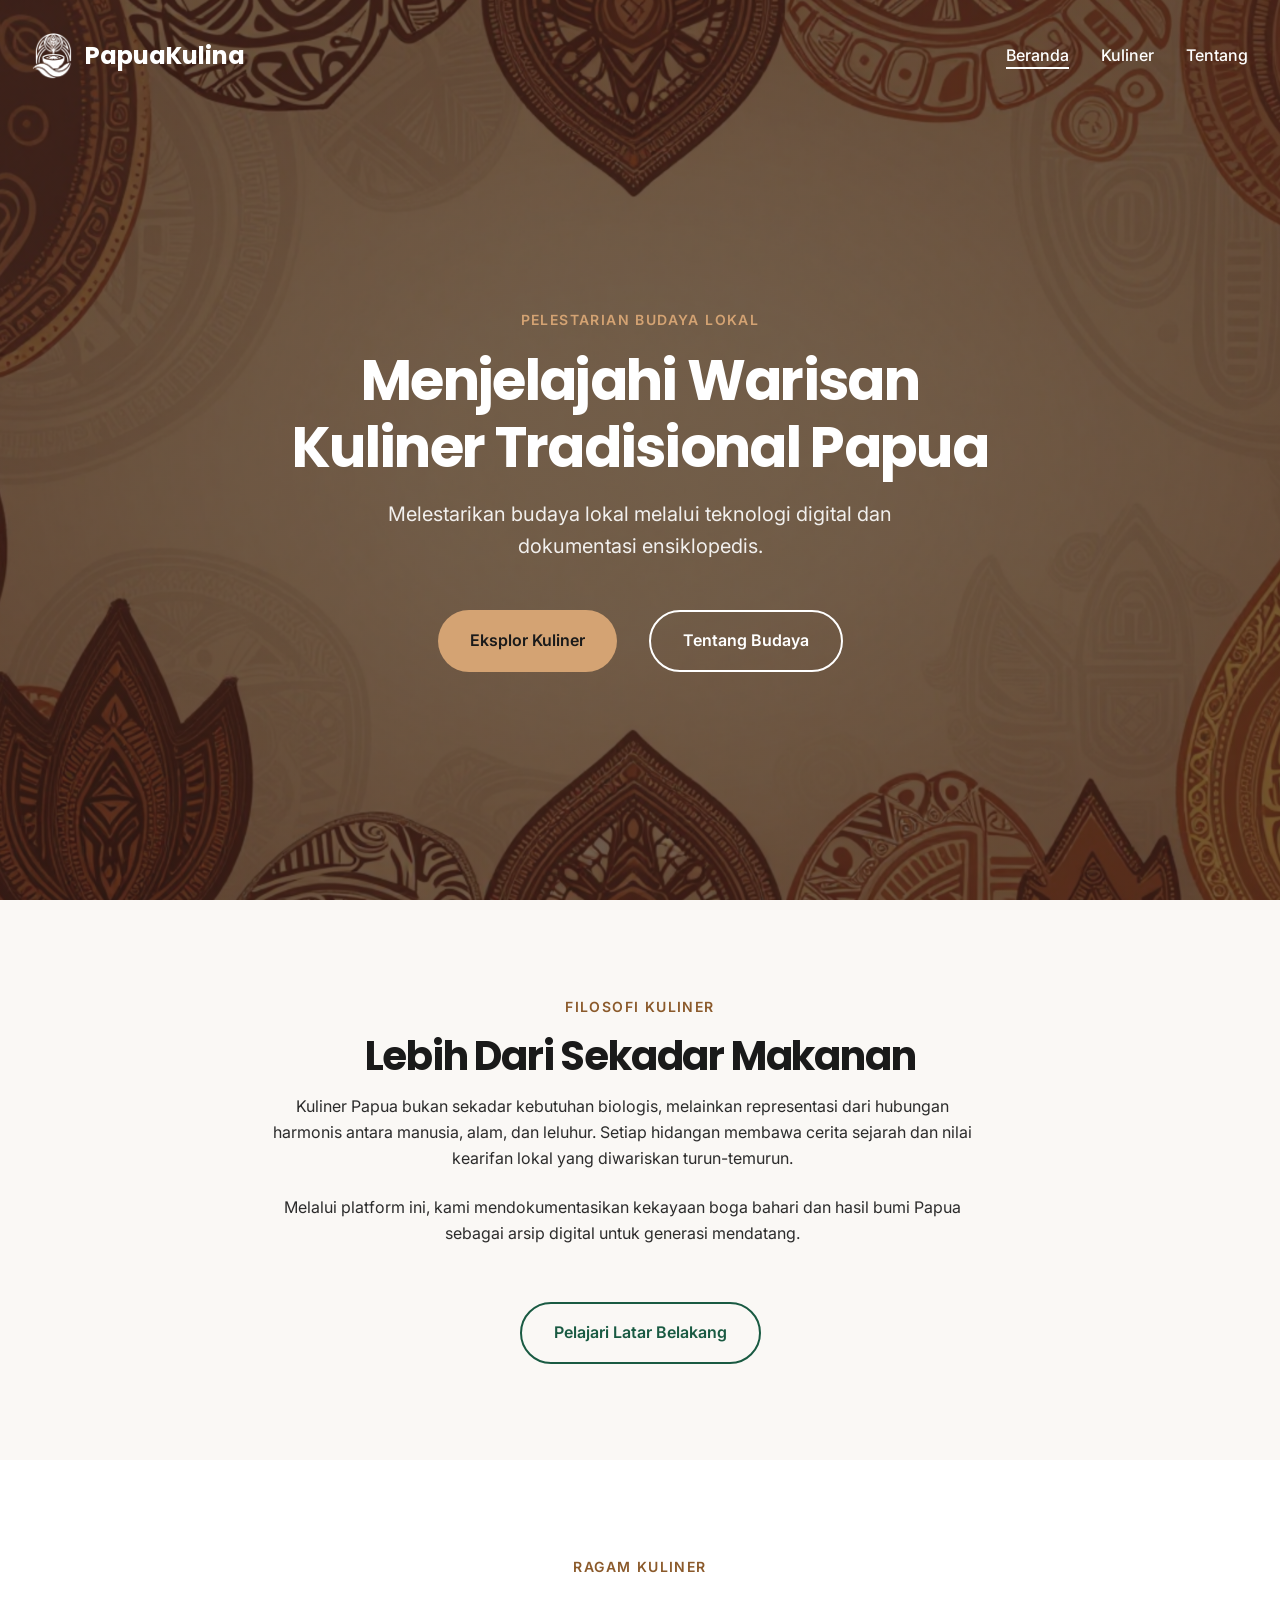
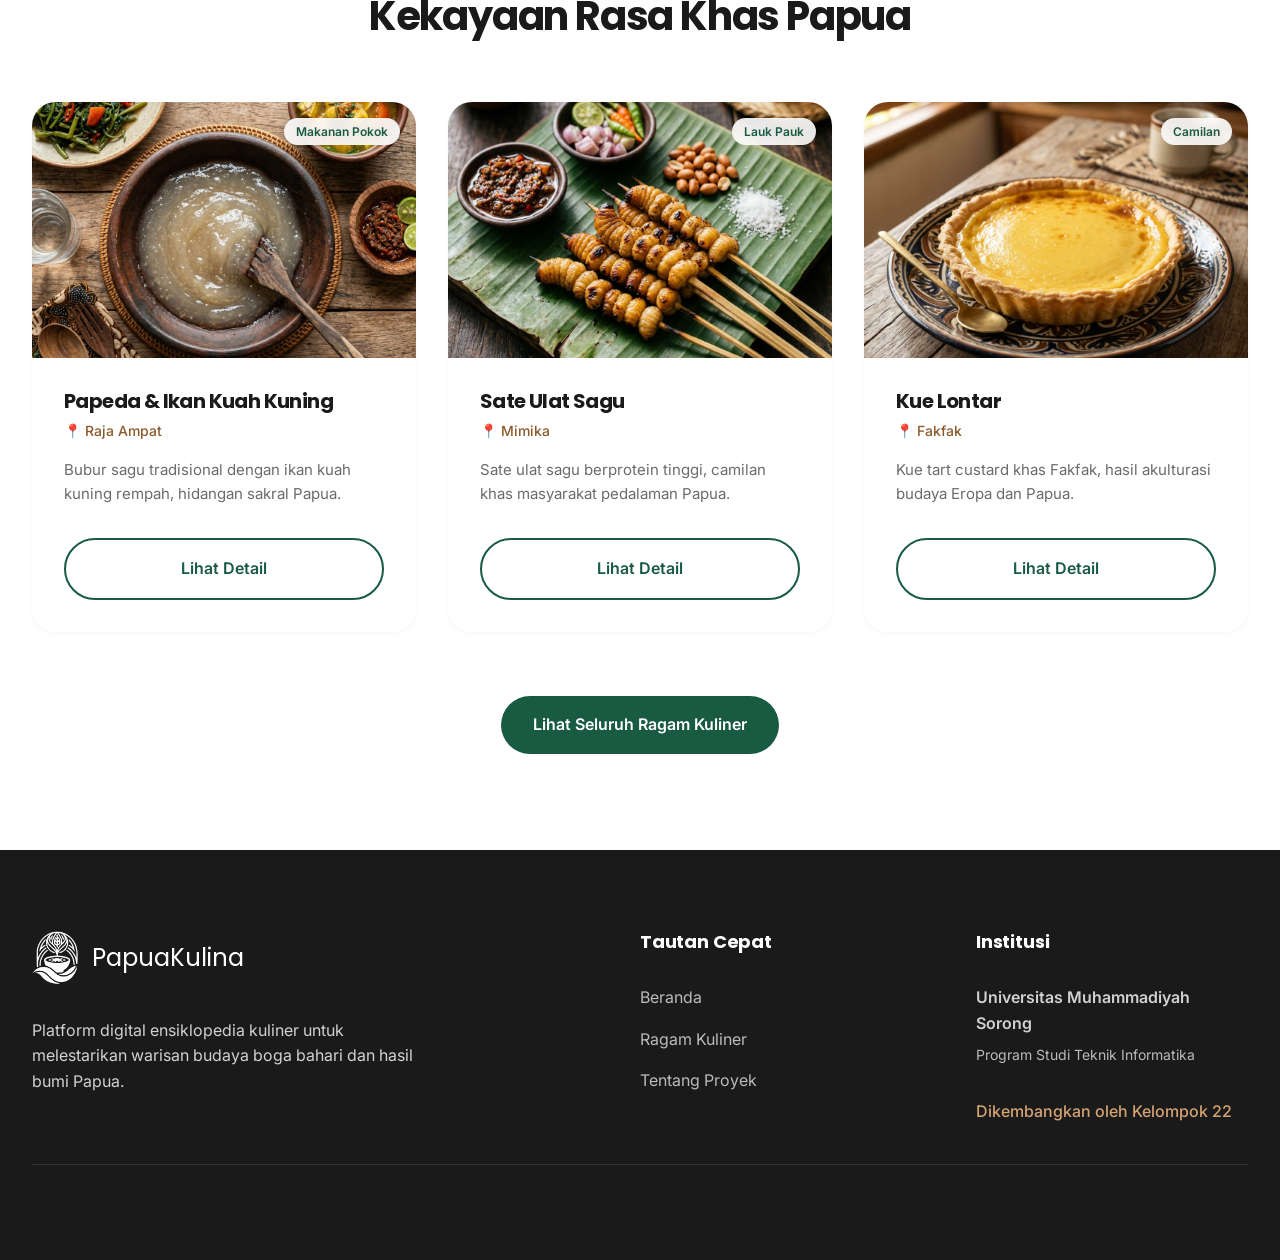
<file: index.html>
<!DOCTYPE html>
<html lang="id">

<head>
    <meta charset="UTF-8">
    <meta name="viewport" content="width=device-width, initial-scale=1.0">
    <title>Kuliner Papua - Pelestarian Budaya Lokal</title>
    <meta name="description"
        content="Menjelajahi warisan kuliner tradisional Papua. Melestarikan budaya lokal melalui platform digital interaktif.">

    <!-- CSS -->
    <link rel="stylesheet" href="assets/css/variables.css">
    <link rel="stylesheet" href="assets/css/layout.css">
    <link rel="stylesheet" href="assets/css/components.css">
    <link rel="stylesheet" href="assets/css/animation.css">
    <link rel="stylesheet" href="assets/css/responsive.css">
</head>

<body>
    <!-- Accessibility Skip Link -->
    <a href="#main" class="skip-link">Lanjut ke Konten Utama</a>

    <!-- Navbar -->
    <header class="navbar navbar-dark">
        <div class="container navbar-container">
            <a href="index.html" class="logo" style="gap: 12px;">
                <img src="assets/images/logo-transparent.png" alt="PapuaKulina Logo"
                    style="height: 48px; width: auto; border-radius: var(--radius-sm);">
                PapuaKulina
            </a>
            <button class="menu-toggle" aria-label="Toggle navigation" aria-expanded="false">
                <span></span>
                <span></span>
                <span></span>
            </button>
            <nav>
                <ul class="nav-links">
                    <li><a href="index.html" class="nav-link">Beranda</a></li>
                    <li><a href="kuliner.html" class="nav-link">Kuliner</a></li>
                    <li><a href="tentang.html" class="nav-link">Tentang</a></li>
                </ul>
            </nav>
        </div>
    </header>

    <!-- Main Content -->
    <main id="main">
        <!-- Hero Section -->
        <section class="hero reveal active"
            style="min-height: 100vh; display: flex; align-items: center; justify-content: center; text-align: center; background: linear-gradient(rgba(27, 27, 27, 0.5), rgba(27, 27, 27, 0.5)), url('assets/images/hero-bg.png') center/cover no-repeat; color: var(--color-surface); padding-top: var(--space-10);">
            <div class="container flex flex-col items-center justify-center">
                <span class="section-subtitle reveal-up delay-100" style="color: var(--color-accent);">Pelestarian
                    Budaya Lokal</span>
                <h1 class="hero-title reveal delay-200">Menjelajahi Warisan<br>Kuliner Tradisional Papua</h1>
                <p class="hero-subtitle reveal delay-300">Melestarikan budaya lokal melalui teknologi digital dan
                    dokumentasi ensiklopedis.</p>
                <div class="flex gap-4 reveal delay-400">
                    <a href="kuliner.html" class="btn btn-primary hover-lift"
                        style="background-color: var(--color-accent); color: var(--color-dark); border: none;">Eksplor
                        Kuliner</a>
                    <a href="tentang.html" class="btn btn-outline hover-lift"
                        style="border-color: var(--color-surface); color: var(--color-surface);">Tentang Budaya</a>
                </div>
            </div>
        </section>

        <!-- Introduction -->
        <section class="section container" style="text-align: center; max-width: 800px; margin: 0 auto;">
            <div class="reveal-up">
                <span class="section-subtitle">Filosofi Kuliner</span>
                <h2>Lebih Dari Sekadar Makanan</h2>
                <p>Kuliner Papua bukan sekadar kebutuhan biologis, melainkan representasi dari hubungan harmonis
                    antara manusia, alam, dan leluhur. Setiap hidangan membawa cerita sejarah dan nilai kearifan
                    lokal yang diwariskan turun-temurun.</p>
                <p>Melalui platform ini, kami mendokumentasikan kekayaan boga bahari dan hasil bumi Papua sebagai
                    arsip digital untuk generasi mendatang.</p>
                <a href="tentang.html" class="btn btn-outline" style="margin-top: var(--space-4);">Pelajari Latar
                    Belakang</a>
            </div>
        </section>

        <!-- Featured Section -->
        <section class="section" style="background-color: var(--color-surface);">
            <div class="container">
                <div class="section-header reveal">
                    <span class="section-subtitle">Ragam Kuliner</span>
                    <h2>Kekayaan Rasa Khas Papua</h2>
                </div>
                <div class="grid grid-cols-3 gap-4" id="featured-grid">
                    <!-- Featured items hardcoded for homepage -->
                    <article class="card reveal delay-100">
                        <a href="detail.html?id=papeda-ikan-kuah-kuning" class="card-link"
                            style="text-decoration: none; display: flex; flex-direction: column; height: 100%; color: inherit;">
                            <div class="card-img-wrapper">
                                <img src="assets/images/papeda.png" alt="Papeda & Ikan Kuah Kuning" class="card-img"
                                    loading="lazy">
                                <span class="card-badge">Makanan Pokok</span>
                            </div>
                            <div class="card-content">
                                <h3 class="card-title">Papeda & Ikan Kuah Kuning</h3>
                                <p class="card-region">📍 Raja Ampat</p>
                                <p class="card-desc">Bubur sagu tradisional dengan ikan kuah kuning rempah, hidangan
                                    sakral Papua.</p>
                                <span class="btn btn-outline" style="margin-top: auto;">Lihat Detail</span>
                            </div>
                        </a>
                    </article>

                    <article class="card reveal delay-200">
                        <a href="detail.html?id=sate-ulat-sagu" class="card-link"
                            style="text-decoration: none; display: flex; flex-direction: column; height: 100%; color: inherit;">
                            <div class="card-img-wrapper">
                                <img src="assets/images/sate_ulat_sagu.png" alt="Sate Ulat Sagu" class="card-img"
                                    loading="lazy">
                                <span class="card-badge">Lauk Pauk</span>
                            </div>
                            <div class="card-content">
                                <h3 class="card-title">Sate Ulat Sagu</h3>
                                <p class="card-region">📍 Mimika</p>
                                <p class="card-desc">Sate ulat sagu berprotein tinggi, camilan khas masyarakat pedalaman
                                    Papua.</p>
                                <span class="btn btn-outline" style="margin-top: auto;">Lihat Detail</span>
                            </div>
                        </a>
                    </article>

                    <article class="card reveal delay-300">
                        <a href="detail.html?id=kue-lontar" class="card-link"
                            style="text-decoration: none; display: flex; flex-direction: column; height: 100%; color: inherit;">
                            <div class="card-img-wrapper">
                                <img src="assets/images/kue_lontar.png" alt="Kue Lontar" class="card-img"
                                    loading="lazy">
                                <span class="card-badge">Camilan</span>
                            </div>
                            <div class="card-content">
                                <h3 class="card-title">Kue Lontar</h3>
                                <p class="card-region">📍 Fakfak</p>
                                <p class="card-desc">Kue tart custard khas Fakfak, hasil akulturasi budaya Eropa dan
                                    Papua.</p>
                                <span class="btn btn-outline" style="margin-top: auto;">Lihat Detail</span>
                            </div>
                        </a>
                    </article>
                </div>
                <div class="flex justify-center" style="margin-top: var(--space-8);">
                    <a href="kuliner.html" class="btn btn-primary reveal delay-400">Lihat Seluruh Ragam Kuliner</a>
                </div>
            </div>
        </section>
    </main>

    <!-- Footer -->
    <footer class="footer">
        <div class="container">
            <div class="footer-top grid grid-cols-3" style="grid-template-columns: 2fr 1fr 1fr; gap: var(--space-8);">
                <div class="reveal-left">
                    <div class="footer-brand"
                        style="display: flex; align-items: center; gap: 12px; margin-bottom: var(--space-4);">
                        <img src="assets/images/logo-white.png" alt="PapuaKulina Logo"
                            style="height: 56px; width: auto; border-radius: var(--radius-sm);">
                        PapuaKulina
                    </div>
                    <p style="max-width: 400px; color: rgba(255,255,255,0.8); margin-bottom: var(--space-4);">Platform
                        digital ensiklopedia kuliner untuk melestarikan warisan budaya boga bahari dan hasil bumi Papua.
                    </p>
                </div>
                <div class="reveal-up delay-100">
                    <h4 style="color: var(--color-surface); margin-bottom: var(--space-4); font-size: 1.125rem;">Tautan
                        Cepat</h4>
                    <ul style="list-style: none; display: flex; flex-direction: column; gap: var(--space-2);">
                        <li><a href="index.html" class="hover-lift"
                                style="color: rgba(255,255,255,0.7); display: inline-block;">Beranda</a></li>
                        <li><a href="kuliner.html" class="hover-lift"
                                style="color: rgba(255,255,255,0.7); display: inline-block;">Ragam Kuliner</a></li>
                        <li><a href="tentang.html" class="hover-lift"
                                style="color: rgba(255,255,255,0.7); display: inline-block;">Tentang Proyek</a></li>
                    </ul>
                </div>
                <div class="reveal-right delay-200">
                    <h4 style="color: var(--color-surface); margin-bottom: var(--space-4); font-size: 1.125rem;">
                        Institusi</h4>
                    <p style="color: rgba(255,255,255,0.8); margin-bottom: var(--space-1); font-weight: 600;">
                        Universitas Muhammadiyah Sorong</p>
                    <p style="color: rgba(255,255,255,0.7); margin-bottom: var(--space-4); font-size: 0.875rem;">Program
                        Studi Teknik Informatika</p>
                    <p style="color: var(--color-accent); font-weight: 500;">Dikembangkan oleh Kelompok 22</p>
                </div>
            </div>
            <div class="footer-bottom reveal delay-300"
                style="display: flex; justify-content: space-between; align-items: center; padding-top: var(--space-4);">
                <p>&copy; 2026 Hak Cipta Dilindungi.</p>
                <p>Tugas Akhir - Pengembangan Sistem Berbasis Web</p>
            </div>
        </div>
    </footer>

    <!-- JS -->
    <script src="assets/js/app.js"></script>
    <script src="assets/js/navigation.js"></script>
    <script src="assets/js/animation.js"></script>
</body>

</html>
</file>
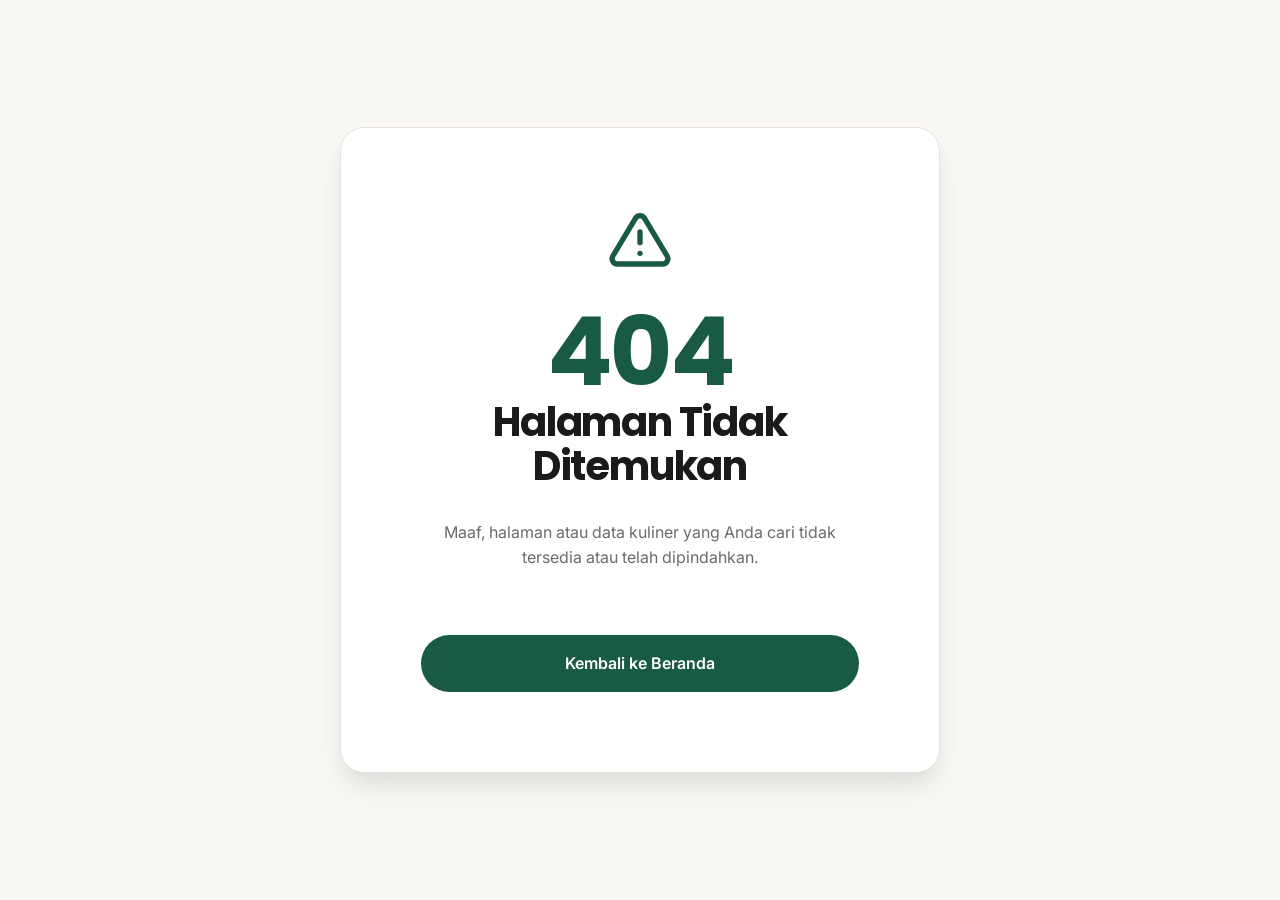
<file: detail.html>
<!DOCTYPE html>
<html lang="id">
<head>
    <meta charset="UTF-8">
    <meta name="viewport" content="width=device-width, initial-scale=1.0">
    <title>Detail Kuliner - Papua</title>
    
    <!-- CSS -->
    <link rel="stylesheet" href="assets/css/variables.css">
    <link rel="stylesheet" href="assets/css/layout.css">
    <link rel="stylesheet" href="assets/css/components.css">
    <link rel="stylesheet" href="assets/css/animation.css">
    <link rel="stylesheet" href="assets/css/responsive.css">
</head>
<body>
    <!-- Accessibility Skip Link -->
    <a href="#main" class="skip-link">Lanjut ke Konten Utama</a>

    <!-- Navbar -->
    <header class="navbar">
        <div class="container navbar-container">
            <div style="display: flex; align-items: center;">
                <a href="kuliner.html" title="Kembali ke Ragam Kuliner" style="display: inline-flex; align-items: center; justify-content: center; height: 40px; margin-right: 20px; padding-right: 20px; border-right: 1.5px solid var(--color-border); color: var(--color-text); text-decoration: none; transition: color 0.2s;" onmouseover="this.style.color='var(--color-primary)';" onmouseout="this.style.color='var(--color-text)';">
                    <svg width="24" height="24" viewBox="0 0 24 24" fill="none" stroke="currentColor" stroke-width="3" stroke-linecap="round" stroke-linejoin="round"><polyline points="15 18 9 12 15 6"/></svg>
                </a>
                <a href="index.html" class="logo" style="gap: 12px;">
                    <img src="assets/images/logo-transparent.png" alt="PapuaKulina Logo" style="height: 48px; width: auto; border-radius: var(--radius-sm);">
                    PapuaKulina
                </a>
            </div>
            <button class="menu-toggle" aria-label="Toggle navigation" aria-expanded="false">
                <span></span>
                <span></span>
                <span></span>
            </button>
            <nav>
                <ul class="nav-links">
                    <li><a href="index.html" class="nav-link">Beranda</a></li>
                    <li><a href="kuliner.html" class="nav-link active">Kuliner</a></li>
                    <li><a href="tentang.html" class="nav-link">Tentang</a></li>
                </ul>
            </nav>
        </div>
    </header>

    <!-- Main Content -->
    <main id="main">
        <!-- Container Top Padding -->
        <div style="padding-top: 100px;"></div>

        <!-- Detail Header -->
        <section class="container flex flex-col items-center justify-center reveal delay-100" style="text-align: center; margin-bottom: var(--space-8);">
            <h1 id="detail-name" style="margin-bottom: var(--space-3); font-size: clamp(2.5rem, 5vw, 4rem);">Nama Kuliner</h1>
            <div style="display: flex; gap: var(--space-3); align-items: center; justify-content: center; flex-wrap: wrap;">
                <p id="detail-region" style="color: var(--color-secondary); font-weight: 600; font-size: 1.125rem; margin: 0;">📍 Region</p>
                <span style="color: var(--color-border); font-weight: bold;">|</span>
                <span class="card-badge" id="detail-category" style="position: static; display: inline-block; background: var(--color-background); border: 1px solid var(--color-border); margin: 0;">Kategori</span>
            </div>
        </section>

        <!-- Hero Image -->
        <section class="container reveal delay-200" style="margin-bottom: var(--space-10);">
            <div style="width: 100%; height: 500px; border-radius: var(--radius-lg); overflow: hidden; box-shadow: var(--shadow-md);">
                <img id="detail-hero-img" src="" alt="" style="width: 100%; height: 100%; object-fit: cover;" class="gallery-img">
            </div>
        </section>

        <!-- Content Grid -->
        <section class="container grid grid-cols-2 gap-8" style="margin-bottom: var(--space-12);">
            <div class="reveal-left">
                <h2>Sejarah & Tradisi</h2>
                <p id="detail-history" style="font-size: 1.125rem; line-height: 1.8; margin-bottom: var(--space-4);"></p>
                
                <h3>Makna Filosofis</h3>
                <p id="detail-philosophy" style="font-size: 1.125rem; line-height: 1.8; color: var(--color-text-light); border-left: 4px solid var(--color-accent); padding-left: var(--space-4); font-style: italic;"></p>
                
                <h3 style="margin-top: var(--space-6);">Fakta Unik</h3>
                <ul id="detail-facts" style="list-style-position: inside; padding-left: 0; line-height: 1.8; font-size: 1.125rem;"></ul>
            </div>
            
            <div class="reveal-right">
                <div class="card" style="background: var(--color-surface); border: 1px solid var(--color-border); box-shadow: none;">
                    <div class="card-content">
                        <h3>Bahan-Bahan</h3>
                        <ul id="detail-ingredients" style="list-style-type: none; padding-left: 0; margin-bottom: var(--space-6);">
                            <!-- Injected by JS -->
                        </ul>

                        <h3>Langkah Pembuatan</h3>
                        <ol id="detail-steps" style="padding-left: var(--space-4); line-height: 1.8;">
                            <!-- Injected by JS -->
                        </ol>
                    </div>
                </div>
            </div>
        </section>
    </main>

    <!-- Lightbox Modal -->
    <div id="lightbox-modal" class="modal" aria-hidden="true" style="display: none; position: fixed; top: 0; left: 0; width: 100%; height: 100%; background: rgba(0,0,0,0.9); z-index: var(--z-modal); justify-content: center; align-items: center;">
        <button id="lightbox-close" style="position: absolute; top: var(--space-4); right: var(--space-4); background: none; border: none; color: white; cursor: pointer; padding: var(--space-2);">
            <svg width="32" height="32" viewBox="0 0 24 24" fill="none" stroke="currentColor" stroke-width="2" stroke-linecap="round" stroke-linejoin="round"><path d="M18 6L6 18M6 6l12 12"/></svg>
        </button>
        <img id="lightbox-img" src="" alt="" style="max-width: 90%; max-height: 90vh; border-radius: var(--radius-sm); box-shadow: var(--shadow-lg);">
    </div>
    
    <style>
        #lightbox-modal.active { display: flex !important; }
        #detail-ingredients li { padding-block: var(--space-1); border-bottom: 1px solid var(--color-border); }
        #detail-ingredients li:last-child { border-bottom: none; }
    </style>

    <!-- Footer -->
    <footer class="footer">
        <div class="container">
            <div class="footer-top grid grid-cols-3" style="grid-template-columns: 2fr 1fr 1fr; gap: var(--space-8);">
                <div class="reveal-left">
                    <div class="footer-brand" style="display: flex; align-items: center; gap: 12px; margin-bottom: var(--space-4);">
                        <img src="assets/images/logo-white.png" alt="PapuaKulina Logo" style="height: 56px; width: auto; border-radius: var(--radius-sm);">
                        PapuaKulina
                    </div>
                    <p style="max-width: 400px; color: rgba(255,255,255,0.8); margin-bottom: var(--space-4);">Platform digital ensiklopedia kuliner untuk melestarikan warisan budaya boga bahari dan hasil bumi Papua.</p>
                </div>
                <div class="reveal-up delay-100">
                    <h4 style="color: var(--color-surface); margin-bottom: var(--space-4); font-size: 1.125rem;">Tautan Cepat</h4>
                    <ul style="list-style: none; display: flex; flex-direction: column; gap: var(--space-2);">
                        <li><a href="index.html" class="hover-lift" style="color: rgba(255,255,255,0.7); display: inline-block;">Beranda</a></li>
                        <li><a href="kuliner.html" class="hover-lift" style="color: rgba(255,255,255,0.7); display: inline-block;">Ragam Kuliner</a></li>
                        <li><a href="tentang.html" class="hover-lift" style="color: rgba(255,255,255,0.7); display: inline-block;">Tentang Proyek</a></li>
                    </ul>
                </div>
                <div class="reveal-right delay-200">
                    <h4 style="color: var(--color-surface); margin-bottom: var(--space-4); font-size: 1.125rem;">Institusi</h4>
                    <p style="color: rgba(255,255,255,0.8); margin-bottom: var(--space-1); font-weight: 600;">Universitas Muhammadiyah Sorong</p>
                    <p style="color: rgba(255,255,255,0.7); margin-bottom: var(--space-4); font-size: 0.875rem;">Program Studi Teknik Informatika</p>
                    <p style="color: var(--color-accent); font-weight: 500;">Dikembangkan oleh Kelompok 22</p>
                </div>
            </div>
            <div class="footer-bottom reveal delay-300" style="display: flex; justify-content: space-between; align-items: center; padding-top: var(--space-4);">
                <p>&copy; 2026 Hak Cipta Dilindungi.</p>
                <p>Tugas Akhir - Pengembangan Sistem Berbasis Web</p>
            </div>
        </div>
    </footer>

    <!-- Data & Scripts -->
    <script src="data/kuliner.js"></script>
    <script src="assets/js/app.js"></script>
    <script src="assets/js/navigation.js"></script>
    <script src="assets/js/animation.js"></script>
    <script src="assets/js/gallery.js"></script>
</body>
</html>
</file>
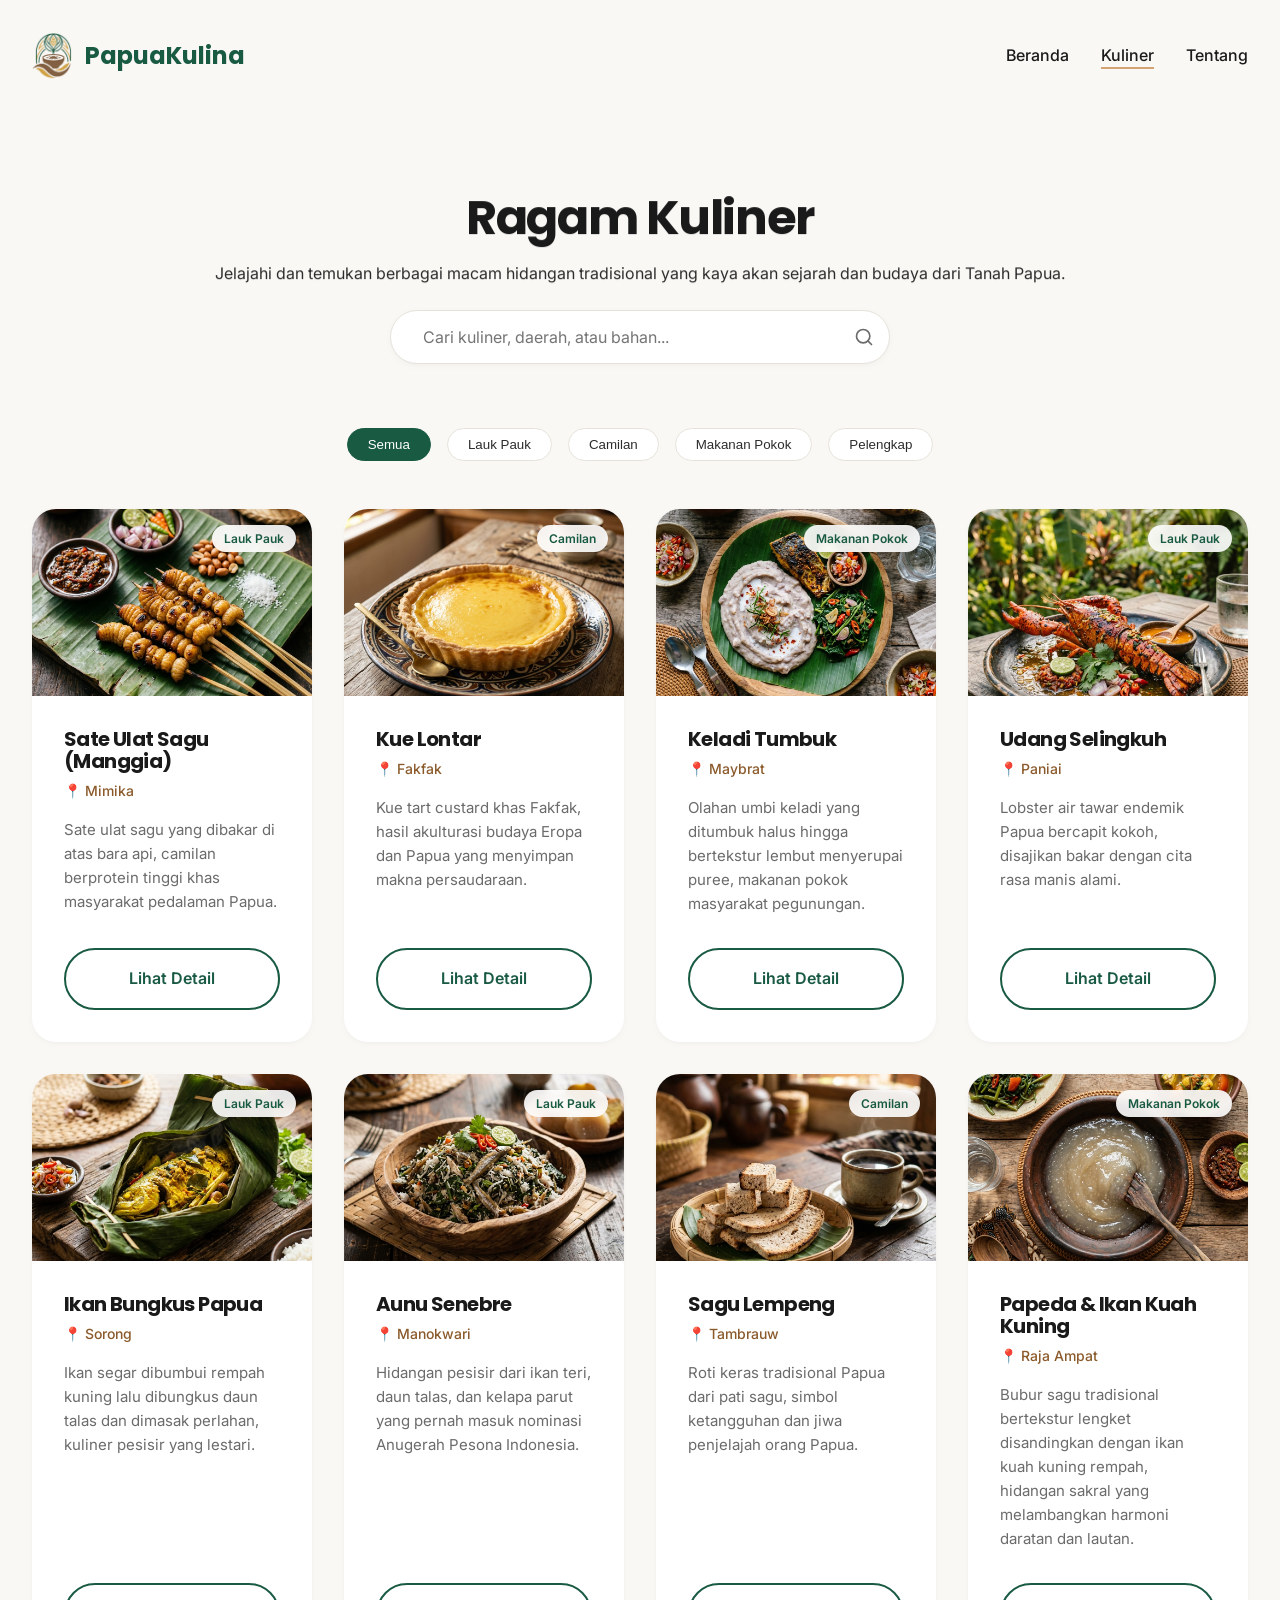
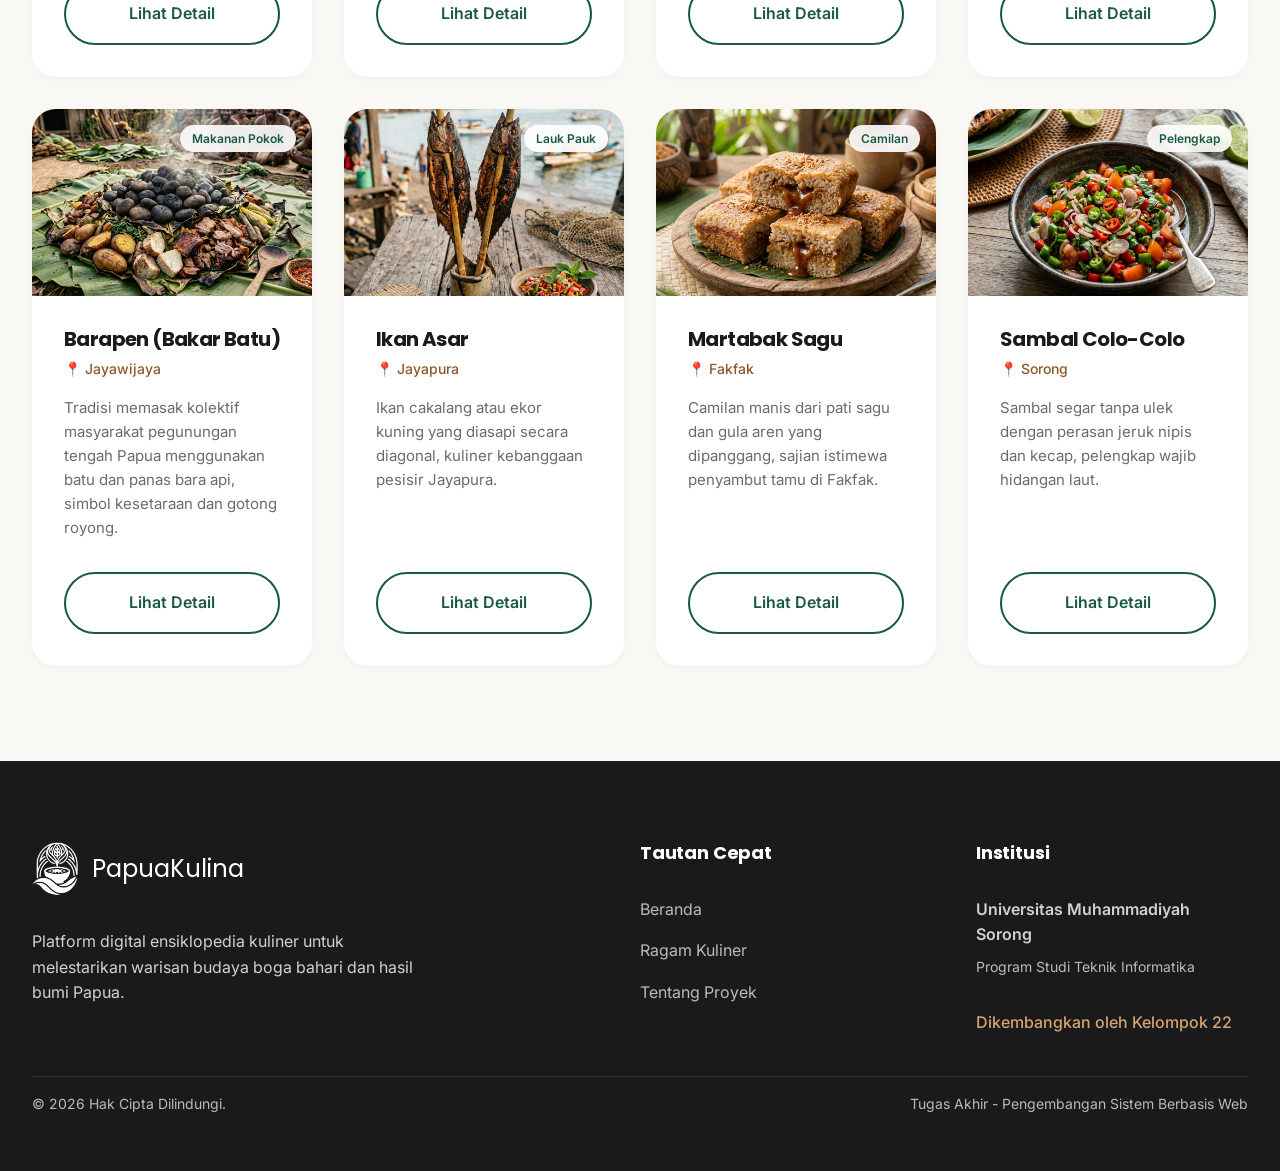
<file: kuliner.html>
<!DOCTYPE html>
<html lang="id">
<head>
    <meta charset="UTF-8">
    <meta name="viewport" content="width=device-width, initial-scale=1.0">
    <title>Ragam Kuliner - Papua</title>
    <meta name="description" content="Eksplorasi seluruh data kuliner tradisional dari wilayah Papua.">
    
    <!-- CSS -->
    <link rel="stylesheet" href="assets/css/variables.css">
    <link rel="stylesheet" href="assets/css/layout.css">
    <link rel="stylesheet" href="assets/css/components.css">
    <link rel="stylesheet" href="assets/css/animation.css">
    <link rel="stylesheet" href="assets/css/responsive.css">
</head>
<body>
    <!-- Accessibility Skip Link -->
    <a href="#main" class="skip-link">Lanjut ke Konten Utama</a>

    <!-- Navbar -->
    <header class="navbar">
        <div class="container navbar-container">
            <a href="index.html" class="logo" style="gap: 12px;">
                <img src="assets/images/logo-transparent.png" alt="PapuaKulina Logo" style="height: 48px; width: auto; border-radius: var(--radius-sm);">
                PapuaKulina
            </a>
            <button class="menu-toggle" aria-label="Toggle navigation" aria-expanded="false">
                <span></span>
                <span></span>
                <span></span>
            </button>
            <nav>
                <ul class="nav-links">
                    <li><a href="index.html" class="nav-link">Beranda</a></li>
                    <li><a href="kuliner.html" class="nav-link active" aria-current="page">Kuliner</a></li>
                    <li><a href="tentang.html" class="nav-link">Tentang</a></li>
                </ul>
            </nav>
        </div>
    </header>

    <!-- Main Content -->
    <main id="main" style="padding-top: var(--space-12);">
        <div class="container section">
            <div class="section-header reveal" style="margin-bottom: var(--space-2);">
                <h1>Ragam Kuliner</h1>
                <p style="margin-inline: auto; max-width: 100%;">Jelajahi dan temukan berbagai macam hidangan tradisional yang kaya akan sejarah dan <span style="white-space: nowrap;">budaya dari Tanah Papua.</span></p>
            </div>

            <!-- Search Box -->
            <div class="search-wrapper reveal delay-100">
                <input type="text" id="search-input" class="search-input" placeholder="Cari kuliner, daerah, atau bahan..." aria-label="Cari Kuliner">
                <svg width="20" height="20" viewBox="0 0 24 24" fill="none" stroke="currentColor" stroke-width="2" stroke-linecap="round" stroke-linejoin="round" style="position: absolute; right: 16px; top: 50%; transform: translateY(-50%); color: var(--color-text-light);"><circle cx="11" cy="11" r="8"/><path d="M21 21l-4.35-4.35"/></svg>
            </div>

            <!-- Category Filter Container -->
            <div id="filter-container" class="filter-group reveal delay-200">
                <!-- Filters injected by JS -->
            </div>

            <!-- Empty State -->
            <div id="empty-state" style="display: none; text-align: center; padding: var(--space-10) 0;" class="reveal delay-100">
                <svg width="64" height="64" viewBox="0 0 24 24" fill="none" stroke="var(--color-border)" stroke-width="1" stroke-linecap="round" stroke-linejoin="round" style="margin-bottom: var(--space-4);"><circle cx="11" cy="11" r="8"/><path d="M21 21l-4.35-4.35"/></svg>
                <h3>Kuliner Tidak Ditemukan</h3>
                <p style="margin-inline: auto;">Maaf, kami tidak dapat menemukan hidangan yang sesuai dengan pencarian atau filter Anda.</p>
            </div>

            <!-- Grid Container -->
            <div class="grid grid-cols-4 gap-4" id="kuliner-grid">
                <!-- Cards injected by JS -->
            </div>
        </div>
    </main>

    <!-- Footer -->
    <footer class="footer">
        <div class="container">
            <div class="footer-top grid grid-cols-3" style="grid-template-columns: 2fr 1fr 1fr; gap: var(--space-8);">
                <div class="reveal-left">
                    <div class="footer-brand" style="display: flex; align-items: center; gap: 12px; margin-bottom: var(--space-4);">
                        <img src="assets/images/logo-white.png" alt="PapuaKulina Logo" style="height: 56px; width: auto; border-radius: var(--radius-sm);">
                        PapuaKulina
                    </div>
                    <p style="max-width: 400px; color: rgba(255,255,255,0.8); margin-bottom: var(--space-4);">Platform digital ensiklopedia kuliner untuk melestarikan warisan budaya boga bahari dan hasil bumi Papua.</p>
                </div>
                <div class="reveal-up delay-100">
                    <h4 style="color: var(--color-surface); margin-bottom: var(--space-4); font-size: 1.125rem;">Tautan Cepat</h4>
                    <ul style="list-style: none; display: flex; flex-direction: column; gap: var(--space-2);">
                        <li><a href="index.html" class="hover-lift" style="color: rgba(255,255,255,0.7); display: inline-block;">Beranda</a></li>
                        <li><a href="kuliner.html" class="hover-lift" style="color: rgba(255,255,255,0.7); display: inline-block;">Ragam Kuliner</a></li>
                        <li><a href="tentang.html" class="hover-lift" style="color: rgba(255,255,255,0.7); display: inline-block;">Tentang Proyek</a></li>
                    </ul>
                </div>
                <div class="reveal-right delay-200">
                    <h4 style="color: var(--color-surface); margin-bottom: var(--space-4); font-size: 1.125rem;">Institusi</h4>
                    <p style="color: rgba(255,255,255,0.8); margin-bottom: var(--space-1); font-weight: 600;">Universitas Muhammadiyah Sorong</p>
                    <p style="color: rgba(255,255,255,0.7); margin-bottom: var(--space-4); font-size: 0.875rem;">Program Studi Teknik Informatika</p>
                    <p style="color: var(--color-accent); font-weight: 500;">Dikembangkan oleh Kelompok 22</p>
                </div>
            </div>
            <div class="footer-bottom reveal delay-300" style="display: flex; justify-content: space-between; align-items: center; padding-top: var(--space-4);">
                <p>&copy; 2026 Hak Cipta Dilindungi.</p>
                <p>Tugas Akhir - Pengembangan Sistem Berbasis Web</p>
            </div>
        </div>
    </footer>

    <!-- Data & Scripts -->
    <script src="data/kuliner.js"></script>
    <script src="assets/js/app.js"></script>
    <script src="assets/js/navigation.js"></script>
    <script src="assets/js/animation.js"></script>
    <script src="assets/js/search.js"></script>
    <script src="assets/js/filter.js"></script>
</body>
</html>
</file>
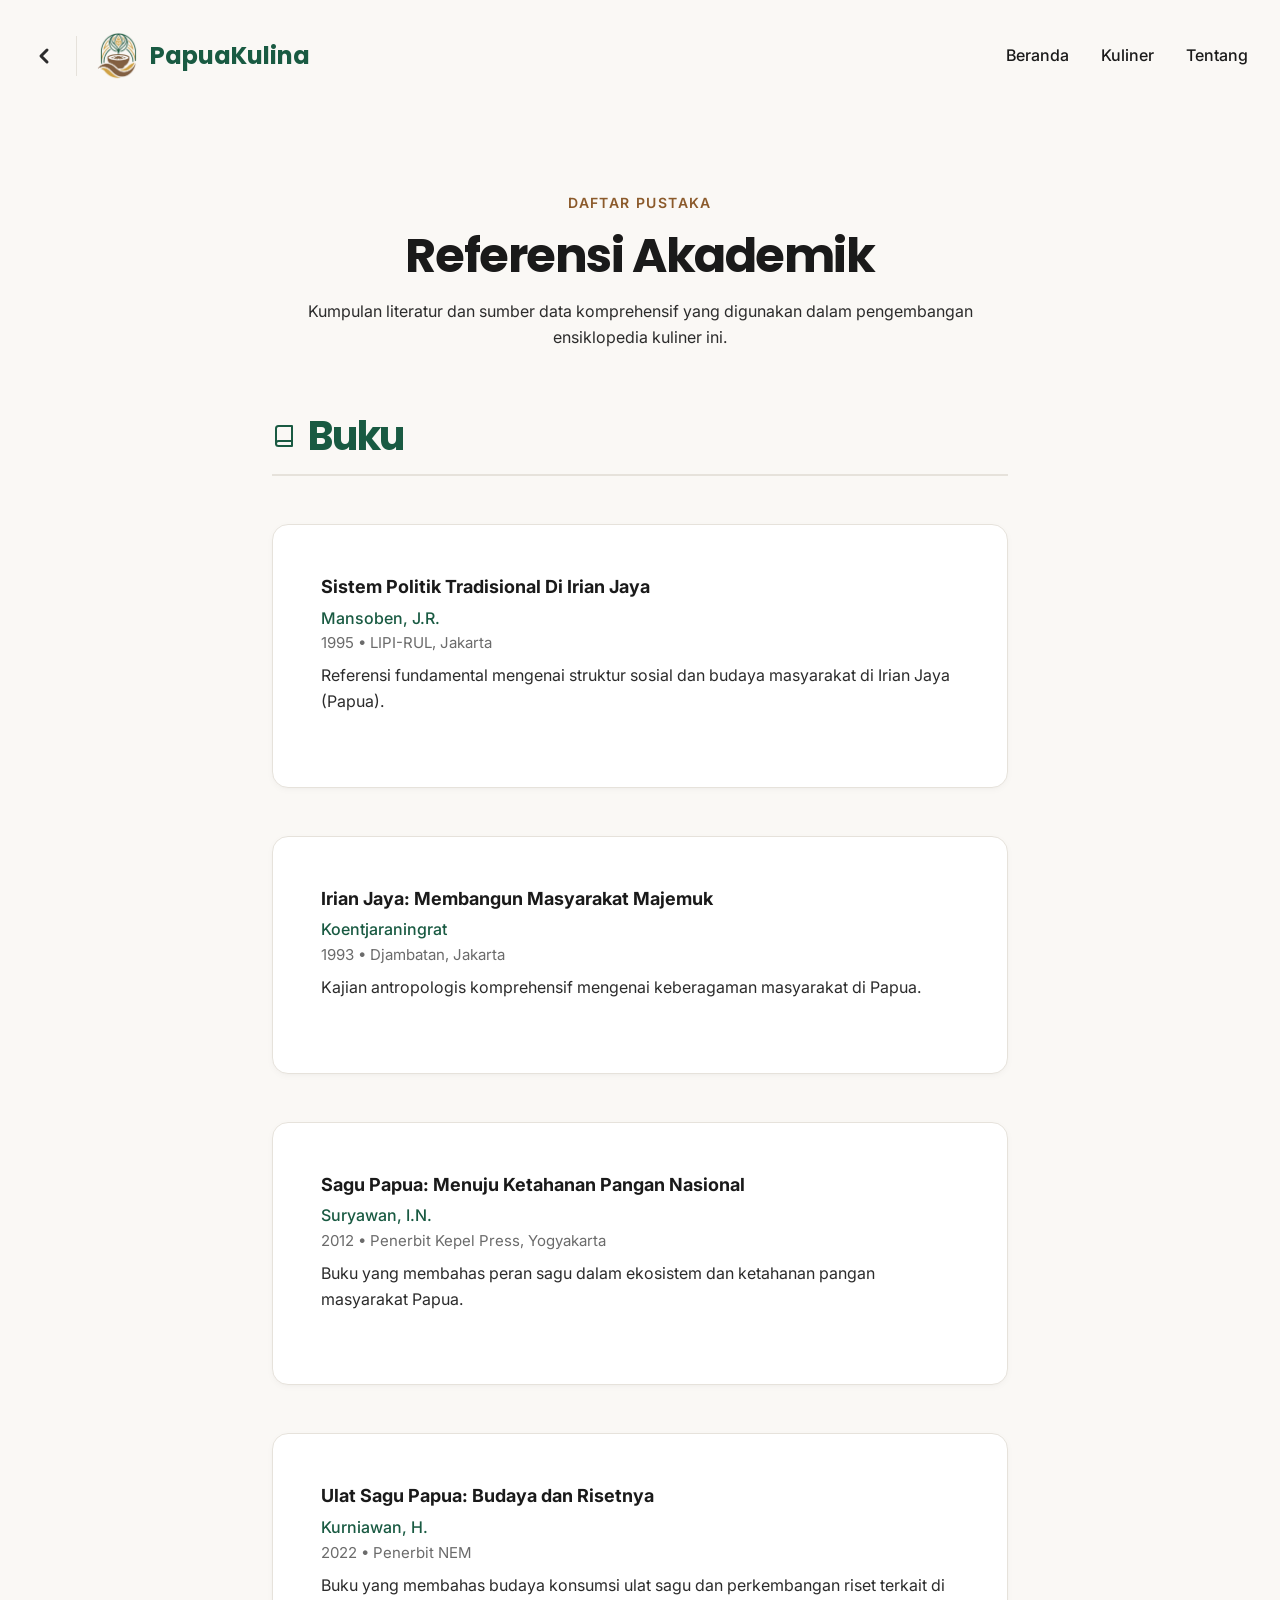
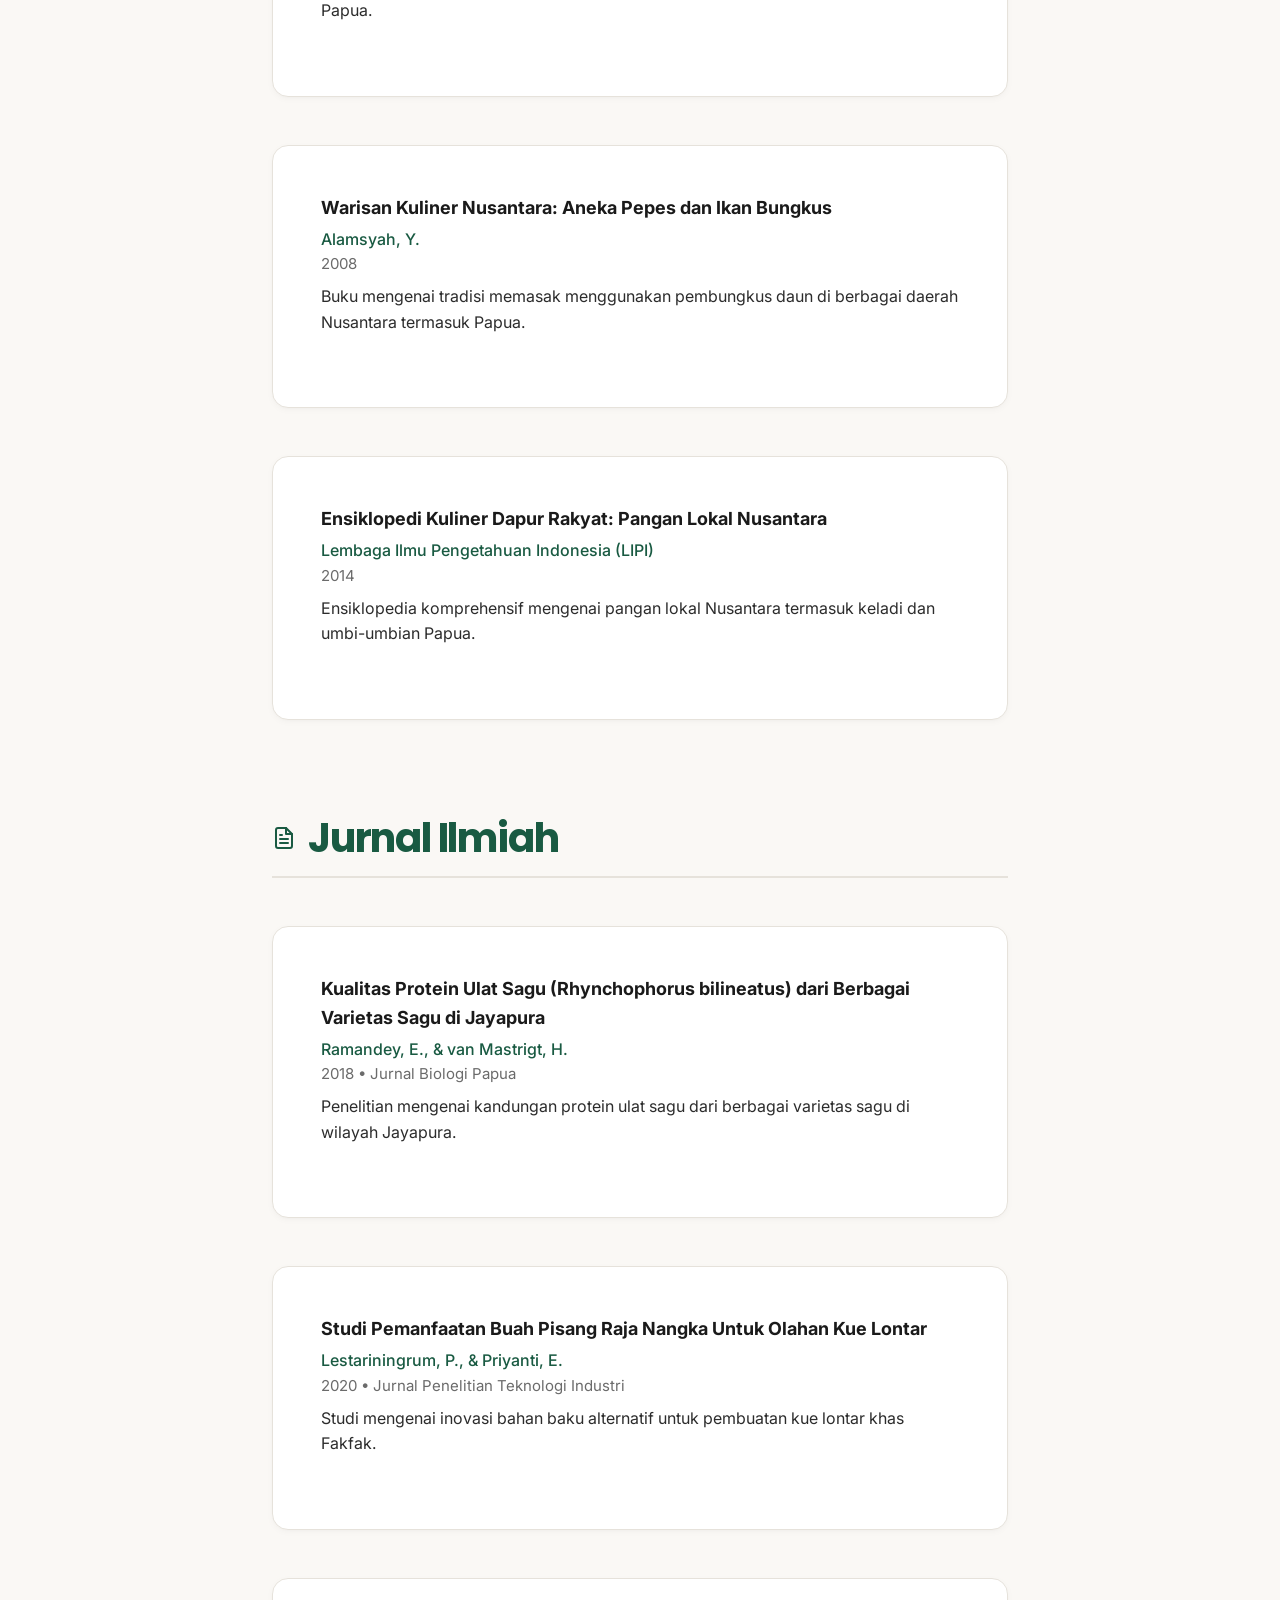
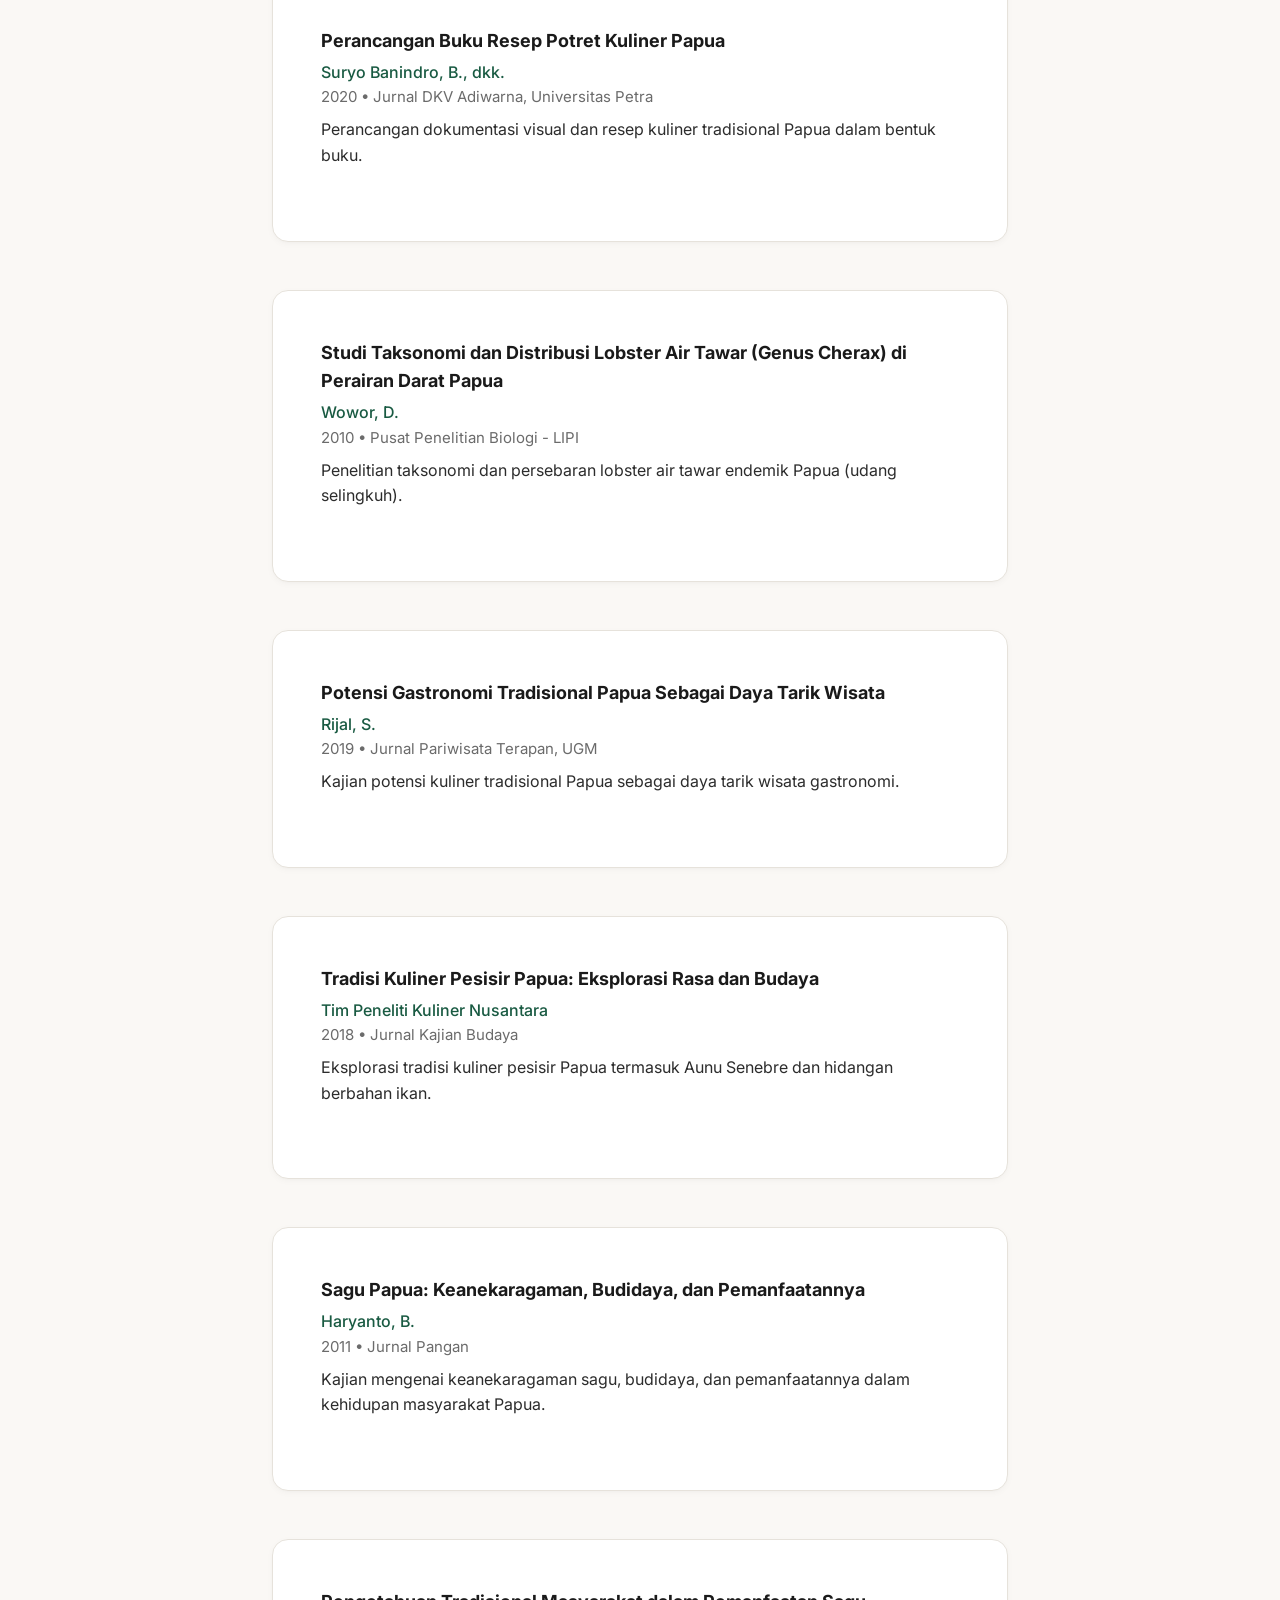
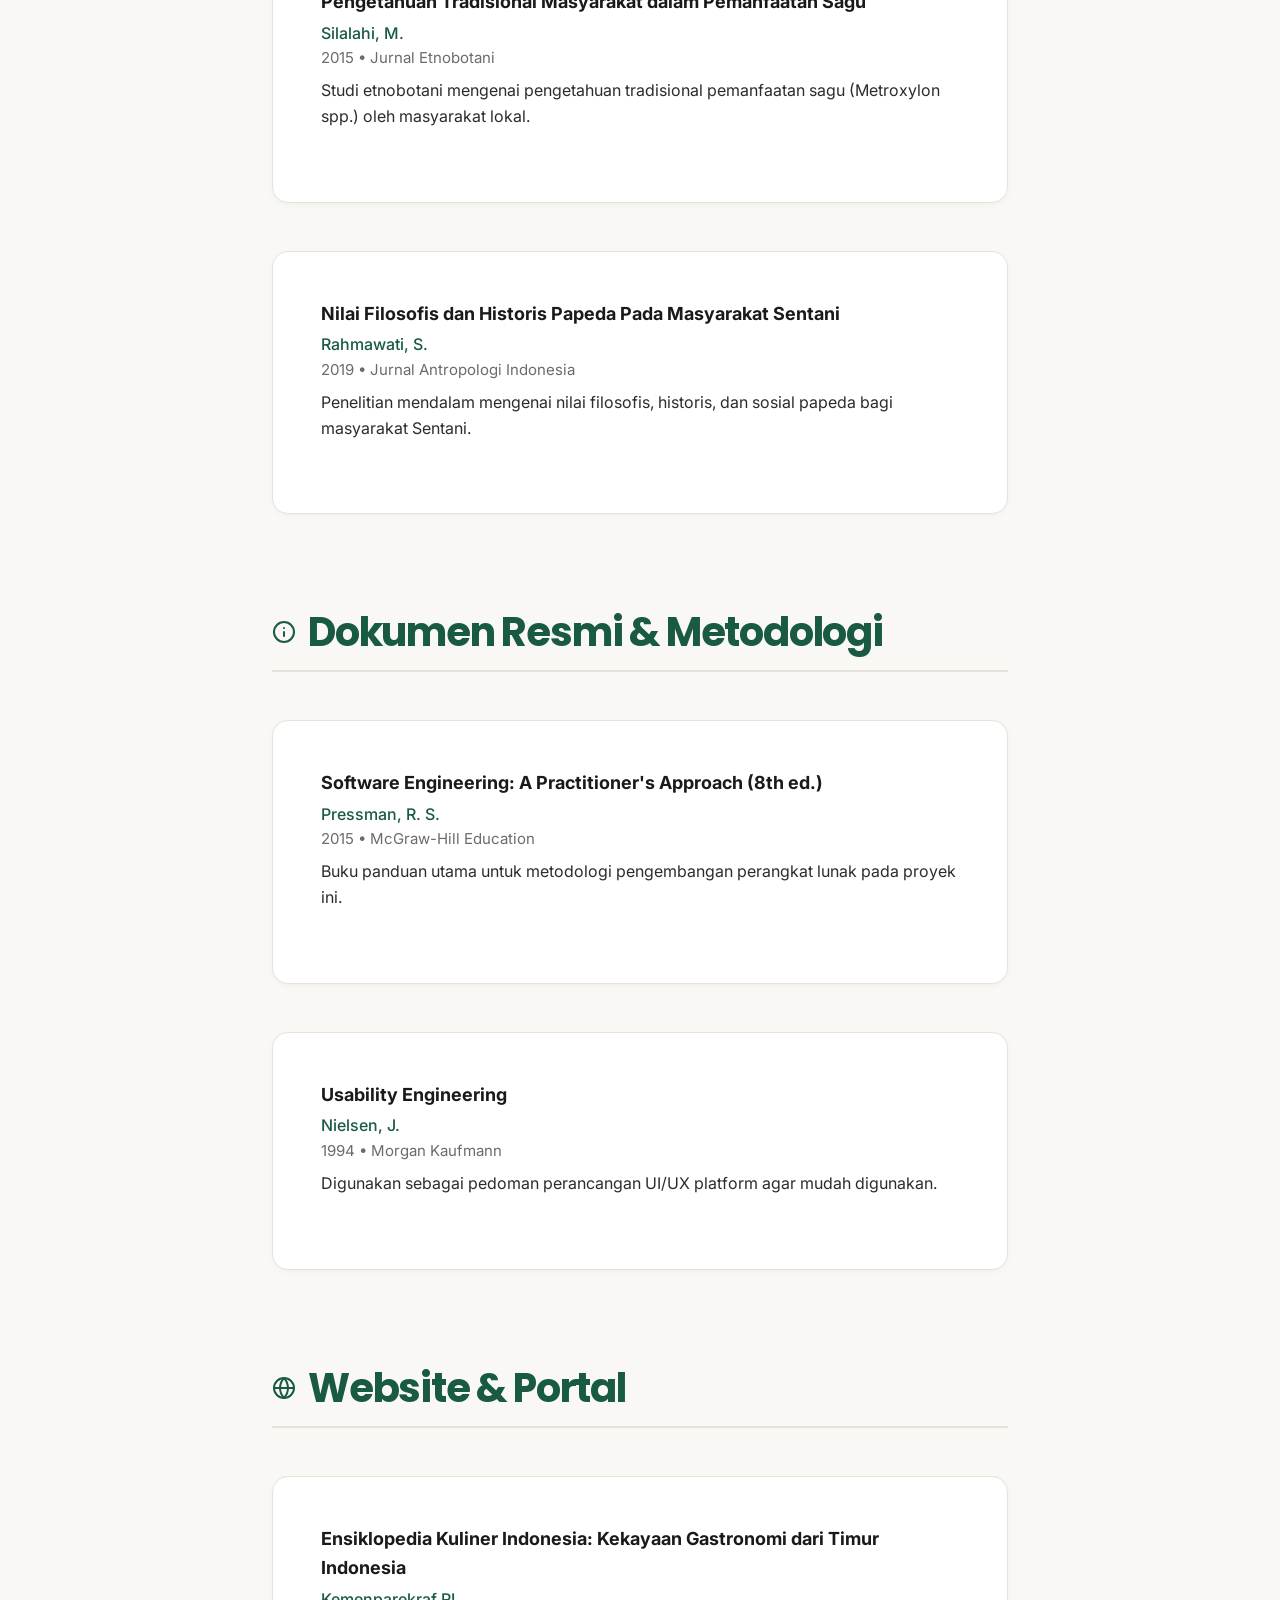
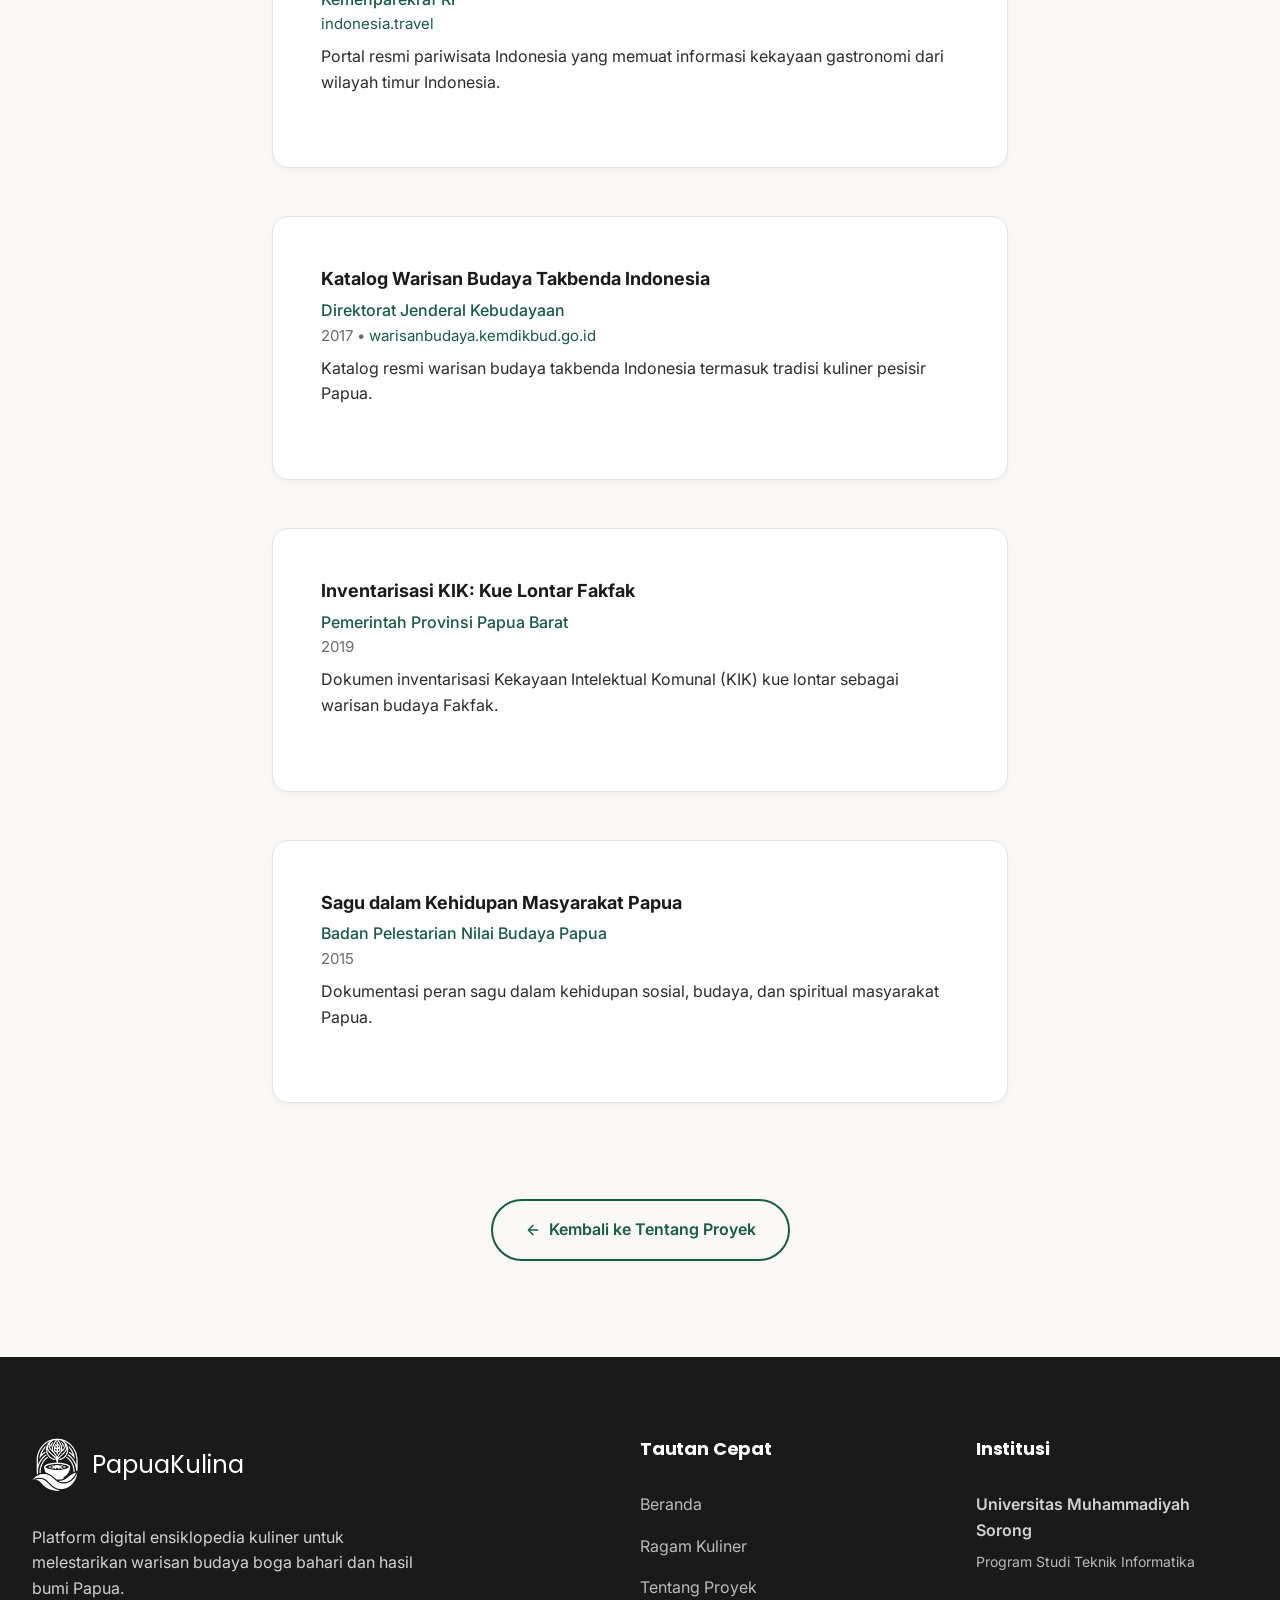
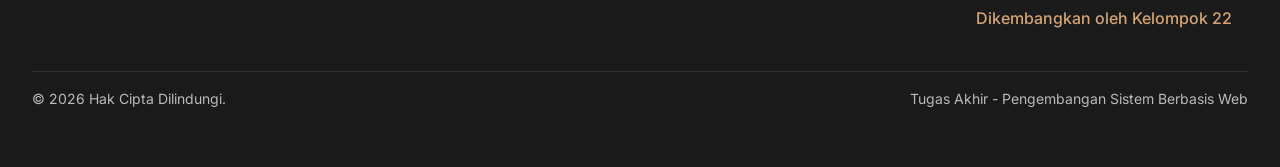
<file: referensi.html>
<!DOCTYPE html>
<html lang="id">
<head>
    <meta charset="UTF-8">
    <meta name="viewport" content="width=device-width, initial-scale=1.0">
    <title>Referensi Akademik - Papua</title>
    
    <!-- CSS -->
    <link rel="stylesheet" href="assets/css/variables.css">
    <link rel="stylesheet" href="assets/css/layout.css">
    <link rel="stylesheet" href="assets/css/components.css">
    <link rel="stylesheet" href="assets/css/animation.css">
    <link rel="stylesheet" href="assets/css/responsive.css">
    
    <style>
        .bibliography-section { margin-bottom: var(--space-12); scroll-margin-top: 100px; }
        .bibliography-section h2 { border-bottom: 2px solid var(--color-border); padding-bottom: var(--space-2); margin-bottom: var(--space-6); color: var(--color-primary); display: flex; align-items: center; gap: 12px; }
        .bibliography-list { list-style: none; padding: 0; display: flex; flex-direction: column; gap: var(--space-6); margin: 0; }
        .bibliography-item { background: var(--color-surface); padding: var(--space-6); border-radius: var(--radius-md); border: 1px solid var(--color-border); box-shadow: var(--shadow-sm); line-height: 1.6; }
        .bibliography-item strong { font-size: 1.125rem; color: var(--color-dark); display: block; margin-bottom: 4px; }
        .bibliography-item .authors { color: var(--color-primary); font-weight: 500; }
        .bibliography-item .meta { color: var(--color-text-light); margin-bottom: 8px; font-size: 0.9375rem; }
    </style>
</head>
<body>
    <!-- Accessibility Skip Link -->
    <a href="#main" class="skip-link">Lanjut ke Konten Utama</a>

    <!-- Navbar -->
    <header class="navbar">
        <div class="container navbar-container">
            <div style="display: flex; align-items: center;">
                <a href="tentang.html" title="Kembali ke Tentang" style="display: inline-flex; align-items: center; justify-content: center; height: 40px; margin-right: 20px; padding-right: 20px; border-right: 1.5px solid var(--color-border); color: var(--color-text); text-decoration: none; transition: color 0.2s;" onmouseover="this.style.color='var(--color-primary)';" onmouseout="this.style.color='var(--color-text)';">
                    <svg width="24" height="24" viewBox="0 0 24 24" fill="none" stroke="currentColor" stroke-width="3" stroke-linecap="round" stroke-linejoin="round"><polyline points="15 18 9 12 15 6"/></svg>
                </a>
                <a href="index.html" class="logo" style="gap: 12px;">
                    <img src="assets/images/logo-transparent.png" alt="PapuaKulina Logo" style="height: 48px; width: auto; border-radius: var(--radius-sm);">
                    PapuaKulina
                </a>
            </div>
            <button class="menu-toggle" aria-label="Toggle navigation" aria-expanded="false">
                <span></span>
                <span></span>
                <span></span>
            </button>
            <nav>
                <ul class="nav-links">
                    <li><a href="index.html" class="nav-link">Beranda</a></li>
                    <li><a href="kuliner.html" class="nav-link">Kuliner</a></li>
                    <li><a href="tentang.html" class="nav-link active">Tentang</a></li>
                </ul>
            </nav>
        </div>
    </header>

    <!-- Main Content -->
    <main id="main" style="padding-top: var(--space-12);">
        <div class="container section" style="max-width: 800px;">
            <div class="section-header reveal">
                <span class="section-subtitle">Daftar Pustaka</span>
                <h1>Referensi Akademik</h1>
                <p style="margin-inline: auto;">Kumpulan literatur dan sumber data komprehensif yang digunakan dalam pengembangan ensiklopedia kuliner ini.</p>
            </div>
            
            <!-- Buku -->
            <section id="buku" class="bibliography-section reveal">
                <h2><svg width="24" height="24" viewBox="0 0 24 24" fill="none" stroke="currentColor" stroke-width="2" stroke-linecap="round" stroke-linejoin="round"><path d="M4 19.5A2.5 2.5 0 0 1 6.5 17H20"/><path d="M6.5 2H20v20H6.5A2.5 2.5 0 0 1 4 19.5v-15A2.5 2.5 0 0 1 6.5 2z"/></svg> Buku</h2>
                <ul class="bibliography-list">
                    <li class="bibliography-item">
                        <strong>Sistem Politik Tradisional Di Irian Jaya</strong>
                        <div class="authors">Mansoben, J.R.</div>
                        <div class="meta">1995 &bull; LIPI-RUL, Jakarta</div>
                        <p>Referensi fundamental mengenai struktur sosial dan budaya masyarakat di Irian Jaya (Papua).</p>
                    </li>
                    <li class="bibliography-item">
                        <strong>Irian Jaya: Membangun Masyarakat Majemuk</strong>
                        <div class="authors">Koentjaraningrat</div>
                        <div class="meta">1993 &bull; Djambatan, Jakarta</div>
                        <p>Kajian antropologis komprehensif mengenai keberagaman masyarakat di Papua.</p>
                    </li>
                    <li class="bibliography-item">
                        <strong>Sagu Papua: Menuju Ketahanan Pangan Nasional</strong>
                        <div class="authors">Suryawan, I.N.</div>
                        <div class="meta">2012 &bull; Penerbit Kepel Press, Yogyakarta</div>
                        <p>Buku yang membahas peran sagu dalam ekosistem dan ketahanan pangan masyarakat Papua.</p>
                    </li>
                    <li class="bibliography-item">
                        <strong>Ulat Sagu Papua: Budaya dan Risetnya</strong>
                        <div class="authors">Kurniawan, H.</div>
                        <div class="meta">2022 &bull; Penerbit NEM</div>
                        <p>Buku yang membahas budaya konsumsi ulat sagu dan perkembangan riset terkait di Papua.</p>
                    </li>
                    <li class="bibliography-item">
                        <strong>Warisan Kuliner Nusantara: Aneka Pepes dan Ikan Bungkus</strong>
                        <div class="authors">Alamsyah, Y.</div>
                        <div class="meta">2008</div>
                        <p>Buku mengenai tradisi memasak menggunakan pembungkus daun di berbagai daerah Nusantara termasuk Papua.</p>
                    </li>
                    <li class="bibliography-item">
                        <strong>Ensiklopedi Kuliner Dapur Rakyat: Pangan Lokal Nusantara</strong>
                        <div class="authors">Lembaga Ilmu Pengetahuan Indonesia (LIPI)</div>
                        <div class="meta">2014</div>
                        <p>Ensiklopedia komprehensif mengenai pangan lokal Nusantara termasuk keladi dan umbi-umbian Papua.</p>
                    </li>
                </ul>
            </section>

            <!-- Jurnal -->
            <section id="jurnal" class="bibliography-section reveal">
                <h2><svg width="24" height="24" viewBox="0 0 24 24" fill="none" stroke="currentColor" stroke-width="2" stroke-linecap="round" stroke-linejoin="round"><path d="M14 2H6a2 2 0 0 0-2 2v16a2 2 0 0 0 2 2h12a2 2 0 0 0 2-2V8z"/><polyline points="14 2 14 8 20 8"/><line x1="16" y1="13" x2="8" y2="13"/><line x1="16" y1="17" x2="8" y2="17"/><polyline points="10 9 9 9 8 9"/></svg> Jurnal Ilmiah</h2>
                <ul class="bibliography-list">
                    <li class="bibliography-item">
                        <strong>Kualitas Protein Ulat Sagu (Rhynchophorus bilineatus) dari Berbagai Varietas Sagu di Jayapura</strong>
                        <div class="authors">Ramandey, E., & van Mastrigt, H.</div>
                        <div class="meta">2018 &bull; Jurnal Biologi Papua</div>
                        <p>Penelitian mengenai kandungan protein ulat sagu dari berbagai varietas sagu di wilayah Jayapura.</p>
                    </li>
                    <li class="bibliography-item">
                        <strong>Studi Pemanfaatan Buah Pisang Raja Nangka Untuk Olahan Kue Lontar</strong>
                        <div class="authors">Lestariningrum, P., & Priyanti, E.</div>
                        <div class="meta">2020 &bull; Jurnal Penelitian Teknologi Industri</div>
                        <p>Studi mengenai inovasi bahan baku alternatif untuk pembuatan kue lontar khas Fakfak.</p>
                    </li>
                    <li class="bibliography-item">
                        <strong>Perancangan Buku Resep Potret Kuliner Papua</strong>
                        <div class="authors">Suryo Banindro, B., dkk.</div>
                        <div class="meta">2020 &bull; Jurnal DKV Adiwarna, Universitas Petra</div>
                        <p>Perancangan dokumentasi visual dan resep kuliner tradisional Papua dalam bentuk buku.</p>
                    </li>
                    <li class="bibliography-item">
                        <strong>Studi Taksonomi dan Distribusi Lobster Air Tawar (Genus Cherax) di Perairan Darat Papua</strong>
                        <div class="authors">Wowor, D.</div>
                        <div class="meta">2010 &bull; Pusat Penelitian Biologi - LIPI</div>
                        <p>Penelitian taksonomi dan persebaran lobster air tawar endemik Papua (udang selingkuh).</p>
                    </li>
                    <li class="bibliography-item">
                        <strong>Potensi Gastronomi Tradisional Papua Sebagai Daya Tarik Wisata</strong>
                        <div class="authors">Rijal, S.</div>
                        <div class="meta">2019 &bull; Jurnal Pariwisata Terapan, UGM</div>
                        <p>Kajian potensi kuliner tradisional Papua sebagai daya tarik wisata gastronomi.</p>
                    </li>
                    <li class="bibliography-item">
                        <strong>Tradisi Kuliner Pesisir Papua: Eksplorasi Rasa dan Budaya</strong>
                        <div class="authors">Tim Peneliti Kuliner Nusantara</div>
                        <div class="meta">2018 &bull; Jurnal Kajian Budaya</div>
                        <p>Eksplorasi tradisi kuliner pesisir Papua termasuk Aunu Senebre dan hidangan berbahan ikan.</p>
                    </li>
                    <li class="bibliography-item">
                        <strong>Sagu Papua: Keanekaragaman, Budidaya, dan Pemanfaatannya</strong>
                        <div class="authors">Haryanto, B.</div>
                        <div class="meta">2011 &bull; Jurnal Pangan</div>
                        <p>Kajian mengenai keanekaragaman sagu, budidaya, dan pemanfaatannya dalam kehidupan masyarakat Papua.</p>
                    </li>
                    <li class="bibliography-item">
                        <strong>Pengetahuan Tradisional Masyarakat dalam Pemanfaatan Sagu</strong>
                        <div class="authors">Silalahi, M.</div>
                        <div class="meta">2015 &bull; Jurnal Etnobotani</div>
                        <p>Studi etnobotani mengenai pengetahuan tradisional pemanfaatan sagu (Metroxylon spp.) oleh masyarakat lokal.</p>
                    </li>
                    <li class="bibliography-item">
                        <strong>Nilai Filosofis dan Historis Papeda Pada Masyarakat Sentani</strong>
                        <div class="authors">Rahmawati, S.</div>
                        <div class="meta">2019 &bull; Jurnal Antropologi Indonesia</div>
                        <p>Penelitian mendalam mengenai nilai filosofis, historis, dan sosial papeda bagi masyarakat Sentani.</p>
                    </li>
                </ul>
            </section>

            <!-- Dokumen Resmi & Metodologi -->
            <section id="metodologi" class="bibliography-section reveal">
                <h2><svg width="24" height="24" viewBox="0 0 24 24" fill="none" stroke="currentColor" stroke-width="2" stroke-linecap="round" stroke-linejoin="round"><circle cx="12" cy="12" r="10"/><line x1="12" y1="16" x2="12" y2="12"/><line x1="12" y1="8" x2="12.01" y2="8"/></svg> Dokumen Resmi & Metodologi</h2>
                <ul class="bibliography-list">
                    <li class="bibliography-item">
                        <strong>Software Engineering: A Practitioner's Approach (8th ed.)</strong>
                        <div class="authors">Pressman, R. S.</div>
                        <div class="meta">2015 &bull; McGraw-Hill Education</div>
                        <p>Buku panduan utama untuk metodologi pengembangan perangkat lunak pada proyek ini.</p>
                    </li>
                    <li class="bibliography-item">
                        <strong>Usability Engineering</strong>
                        <div class="authors">Nielsen, J.</div>
                        <div class="meta">1994 &bull; Morgan Kaufmann</div>
                        <p>Digunakan sebagai pedoman perancangan UI/UX platform agar mudah digunakan.</p>
                    </li>
                </ul>
            </section>

            <!-- Website -->
            <section id="website" class="bibliography-section reveal">
                <h2><svg width="24" height="24" viewBox="0 0 24 24" fill="none" stroke="currentColor" stroke-width="2" stroke-linecap="round" stroke-linejoin="round"><circle cx="12" cy="12" r="10"/><line x1="2" y1="12" x2="22" y2="12"/><path d="M12 2a15.3 15.3 0 0 1 4 10 15.3 15.3 0 0 1-4 10 15.3 15.3 0 0 1-4-10 15.3 15.3 0 0 1 4-10z"/></svg> Website & Portal</h2>
                <ul class="bibliography-list">
                    <li class="bibliography-item">
                        <strong>Ensiklopedia Kuliner Indonesia: Kekayaan Gastronomi dari Timur Indonesia</strong>
                        <div class="authors">Kemenparekraf RI</div>
                        <div class="meta"><a href="https://indonesia.travel" target="_blank" rel="noopener" style="color: var(--color-primary);">indonesia.travel</a></div>
                        <p>Portal resmi pariwisata Indonesia yang memuat informasi kekayaan gastronomi dari wilayah timur Indonesia.</p>
                    </li>
                    <li class="bibliography-item">
                        <strong>Katalog Warisan Budaya Takbenda Indonesia</strong>
                        <div class="authors">Direktorat Jenderal Kebudayaan</div>
                        <div class="meta">2017 &bull; <a href="https://warisanbudaya.kemdikbud.go.id/" target="_blank" rel="noopener" style="color: var(--color-primary);">warisanbudaya.kemdikbud.go.id</a></div>
                        <p>Katalog resmi warisan budaya takbenda Indonesia termasuk tradisi kuliner pesisir Papua.</p>
                    </li>
                    <li class="bibliography-item">
                        <strong>Inventarisasi KIK: Kue Lontar Fakfak</strong>
                        <div class="authors">Pemerintah Provinsi Papua Barat</div>
                        <div class="meta">2019</div>
                        <p>Dokumen inventarisasi Kekayaan Intelektual Komunal (KIK) kue lontar sebagai warisan budaya Fakfak.</p>
                    </li>
                    <li class="bibliography-item">
                        <strong>Sagu dalam Kehidupan Masyarakat Papua</strong>
                        <div class="authors">Badan Pelestarian Nilai Budaya Papua</div>
                        <div class="meta">2015</div>
                        <p>Dokumentasi peran sagu dalam kehidupan sosial, budaya, dan spiritual masyarakat Papua.</p>
                    </li>
                </ul>
            </section>

            <div class="reveal" style="text-align: center; margin-top: var(--space-8);">
                <a href="tentang.html" class="btn btn-outline hover-lift" style="display: inline-flex; align-items: center; gap: 8px;">
                    <svg width="16" height="16" viewBox="0 0 24 24" fill="none" stroke="currentColor" stroke-width="2" stroke-linecap="round" stroke-linejoin="round"><path d="M19 12H5M12 19l-7-7 7-7"/></svg>
                    Kembali ke Tentang Proyek
                </a>
            </div>
        </div>
    </main>

    <!-- Footer -->
    <footer class="footer">
        <div class="container">
            <div class="footer-top grid grid-cols-3" style="grid-template-columns: 2fr 1fr 1fr; gap: var(--space-8);">
                <div class="reveal-left">
                    <div class="footer-brand" style="display: flex; align-items: center; gap: 12px; margin-bottom: var(--space-4);">
                        <img src="assets/images/logo-white.png" alt="PapuaKulina Logo" style="height: 56px; width: auto; border-radius: var(--radius-sm);">
                        PapuaKulina
                    </div>
                    <p style="max-width: 400px; color: rgba(255,255,255,0.8); margin-bottom: var(--space-4);">Platform digital ensiklopedia kuliner untuk melestarikan warisan budaya boga bahari dan hasil bumi Papua.</p>
                </div>
                <div class="reveal-up delay-100">
                    <h4 style="color: var(--color-surface); margin-bottom: var(--space-4); font-size: 1.125rem;">Tautan Cepat</h4>
                    <ul style="list-style: none; display: flex; flex-direction: column; gap: var(--space-2);">
                        <li><a href="index.html" class="hover-lift" style="color: rgba(255,255,255,0.7); display: inline-block;">Beranda</a></li>
                        <li><a href="kuliner.html" class="hover-lift" style="color: rgba(255,255,255,0.7); display: inline-block;">Ragam Kuliner</a></li>
                        <li><a href="tentang.html" class="hover-lift" style="color: rgba(255,255,255,0.7); display: inline-block;">Tentang Proyek</a></li>
                    </ul>
                </div>
                <div class="reveal-right delay-200">
                    <h4 style="color: var(--color-surface); margin-bottom: var(--space-4); font-size: 1.125rem;">Institusi</h4>
                    <p style="color: rgba(255,255,255,0.8); margin-bottom: var(--space-1); font-weight: 600;">Universitas Muhammadiyah Sorong</p>
                    <p style="color: rgba(255,255,255,0.7); margin-bottom: var(--space-4); font-size: 0.875rem;">Program Studi Teknik Informatika</p>
                    <p style="color: var(--color-accent); font-weight: 500;">Dikembangkan oleh Kelompok 22</p>
                </div>
            </div>
            <div class="footer-bottom reveal delay-300" style="display: flex; justify-content: space-between; align-items: center; padding-top: var(--space-4);">
                <p>&copy; 2026 Hak Cipta Dilindungi.</p>
                <p>Tugas Akhir - Pengembangan Sistem Berbasis Web</p>
            </div>
        </div>
    </footer>

    <!-- Scripts -->
    <script src="assets/js/app.js"></script>
    <script src="assets/js/navigation.js"></script>
    <script src="assets/js/animation.js"></script>
</body>
</html>
</file>
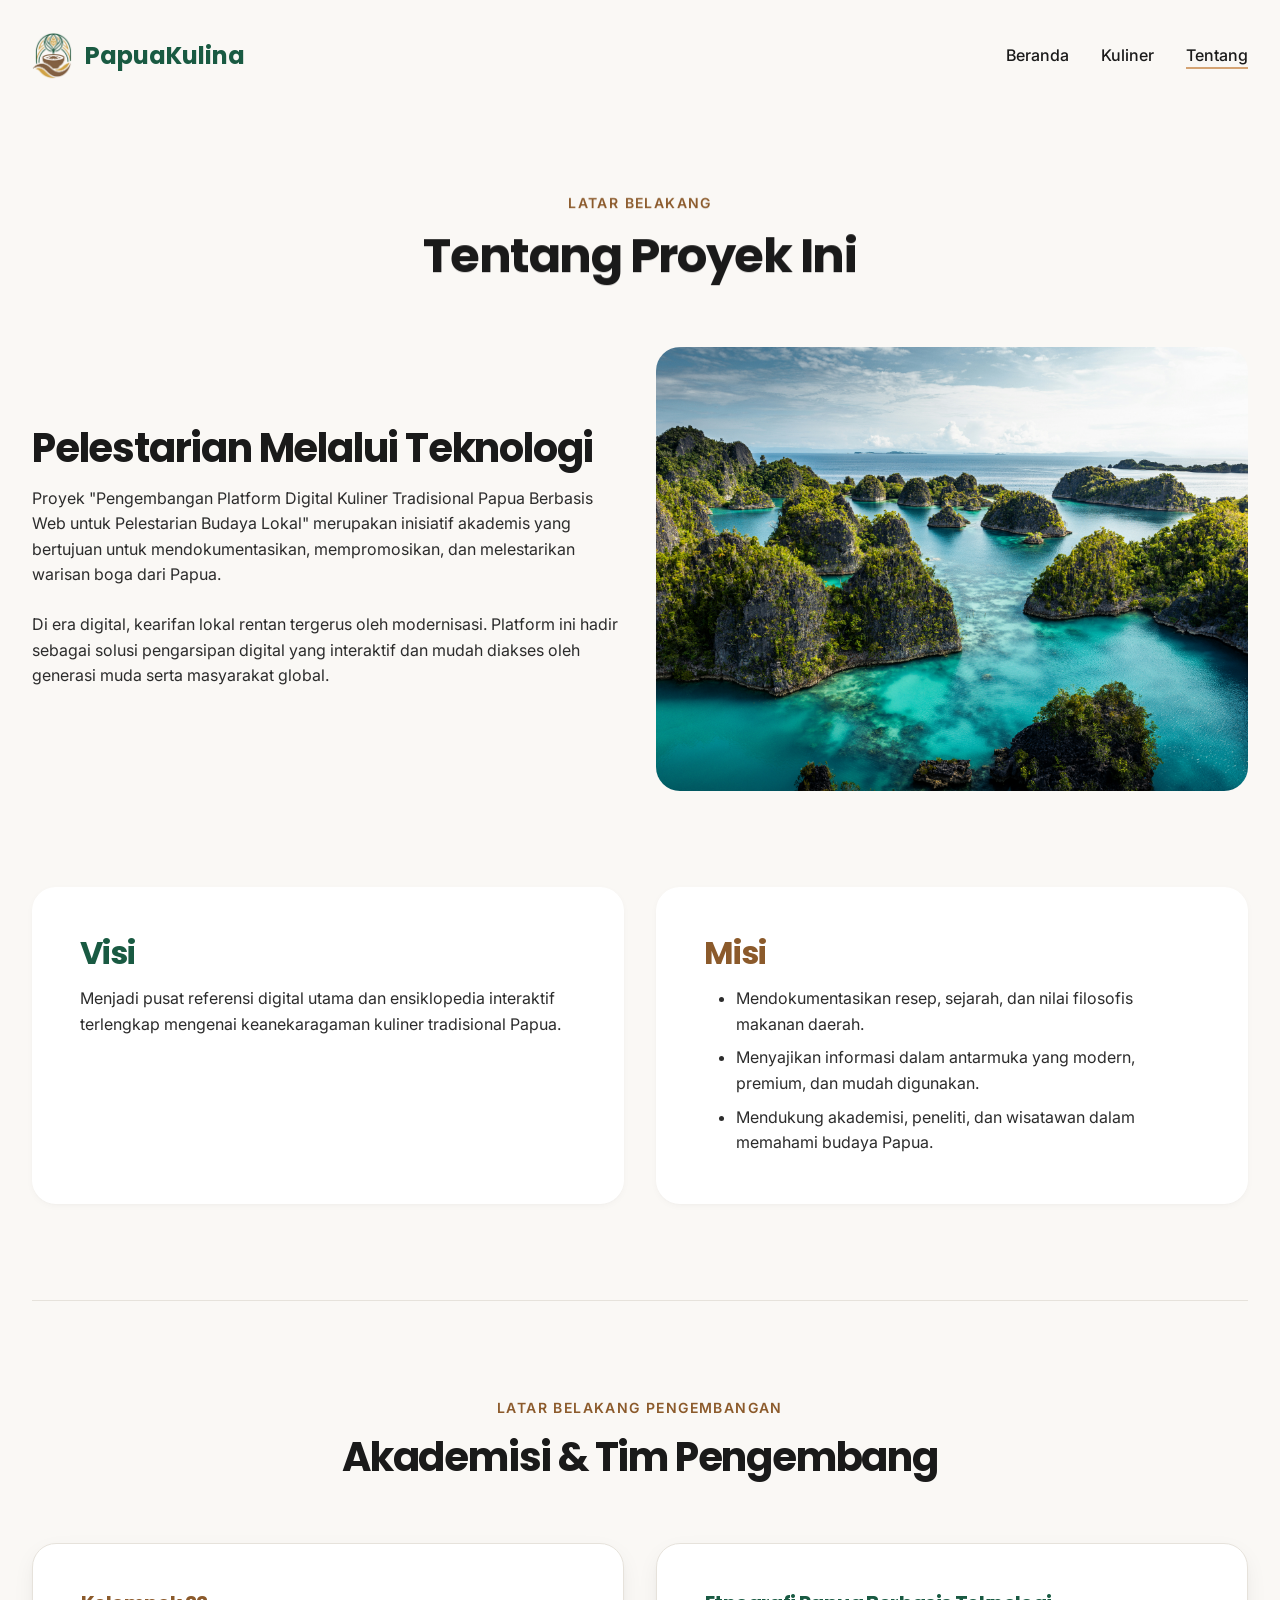
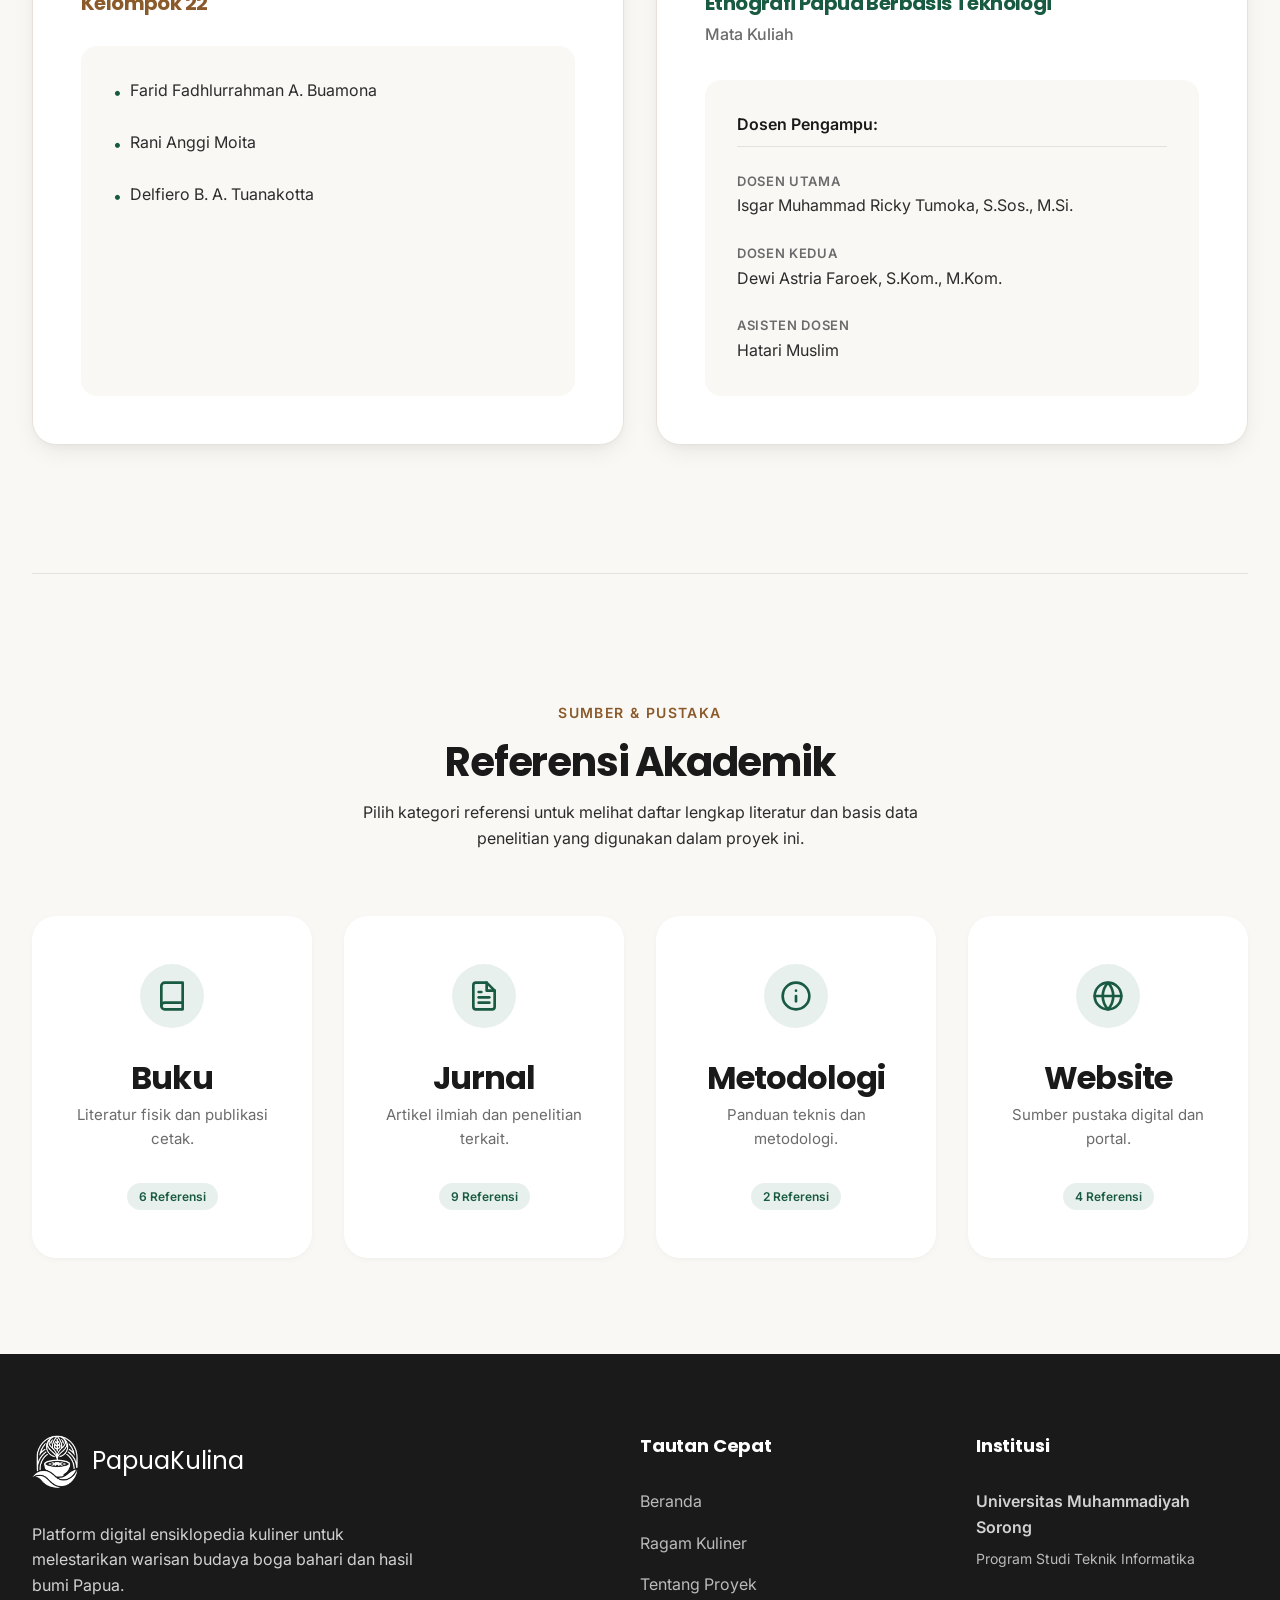
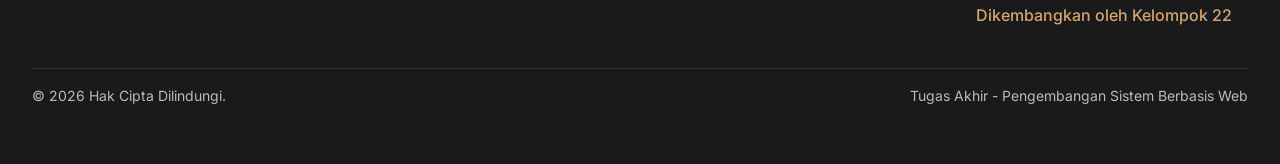
<file: tentang.html>
<!DOCTYPE html>
<html lang="id">
<head>
    <meta charset="UTF-8">
    <meta name="viewport" content="width=device-width, initial-scale=1.0">
    <title>Tentang Proyek - Papua</title>
    
    <!-- CSS -->
    <link rel="stylesheet" href="assets/css/variables.css">
    <link rel="stylesheet" href="assets/css/layout.css">
    <link rel="stylesheet" href="assets/css/components.css">
    <link rel="stylesheet" href="assets/css/animation.css">
    <link rel="stylesheet" href="assets/css/responsive.css">
</head>
<body>
    <!-- Accessibility Skip Link -->
    <a href="#main" class="skip-link">Lanjut ke Konten Utama</a>

    <!-- Navbar -->
    <header class="navbar">
        <div class="container navbar-container">
            <a href="index.html" class="logo" style="gap: 12px;">
                <img src="assets/images/logo-transparent.png" alt="PapuaKulina Logo" style="height: 48px; width: auto; border-radius: var(--radius-sm);">
                PapuaKulina
            </a>
            <button class="menu-toggle" aria-label="Toggle navigation" aria-expanded="false">
                <span></span>
                <span></span>
                <span></span>
            </button>
            <nav>
                <ul class="nav-links">
                    <li><a href="index.html" class="nav-link">Beranda</a></li>
                    <li><a href="kuliner.html" class="nav-link">Kuliner</a></li>
                    <li><a href="tentang.html" class="nav-link active" aria-current="page">Tentang</a></li>
                </ul>
            </nav>
        </div>
    </header>

    <!-- Main Content -->
    <main id="main" style="padding-top: var(--space-12);">
        <div class="container section">
            <div class="section-header reveal">
                <span class="section-subtitle">Latar Belakang</span>
                <h1>Tentang Proyek Ini</h1>
            </div>

            <div class="grid grid-cols-2 gap-8 items-center" style="margin-bottom: var(--space-12);">
                <div class="reveal-left">
                    <h2>Pelestarian Melalui Teknologi</h2>
                    <p>Proyek "Pengembangan Platform Digital Kuliner Tradisional Papua Berbasis Web untuk Pelestarian Budaya Lokal" merupakan inisiatif akademis yang bertujuan untuk mendokumentasikan, mempromosikan, dan melestarikan warisan boga dari Papua.</p>
                    <p>Di era digital, kearifan lokal rentan tergerus oleh modernisasi. Platform ini hadir sebagai solusi pengarsipan digital yang interaktif dan mudah diakses oleh generasi muda serta masyarakat global.</p>
                </div>
                <div class="reveal-right" style="border-radius: var(--radius-lg); overflow: hidden;">
                    <img src="assets/images/raja_ampat.png" alt="Pemandangan Papua" loading="lazy" style="width: 100%; height: 100%; object-fit: cover; aspect-ratio: 4/3;">
                </div>
            </div>

            <div class="grid grid-cols-2 gap-8">
                <div class="card reveal delay-100" style="padding: var(--space-6);">
                    <h3 style="color: var(--color-primary);">Visi</h3>
                    <p>Menjadi pusat referensi digital utama dan ensiklopedia interaktif terlengkap mengenai keanekaragaman kuliner tradisional Papua.</p>
                </div>
                <div class="card reveal delay-200" style="padding: var(--space-6);">
                    <h3 style="color: var(--color-secondary);">Misi</h3>
                    <ul style="padding-left: var(--space-4);">
                        <li style="margin-bottom: 8px;">Mendokumentasikan resep, sejarah, dan nilai filosofis makanan daerah.</li>
                        <li style="margin-bottom: 8px;">Menyajikan informasi dalam antarmuka yang modern, premium, dan mudah digunakan.</li>
                        <li>Mendukung akademisi, peneliti, dan wisatawan dalam memahami budaya Papua.</li>
                    </ul>
                </div>
            </div>
            <!-- Divider -->
            <hr style="margin: var(--space-12) 0; border: none; border-top: 1px solid var(--color-border);">
            
            <div class="reveal delay-300" style="text-align: center;">
                <span class="section-subtitle">Latar Belakang Pengembangan</span>
                <h2 style="margin-bottom: var(--space-8);">Akademisi & Tim Pengembang</h2>
                
                <div class="grid grid-cols-2 gap-8" style="text-align: left; align-items: stretch;">
                    
                    <!-- Card 1: Kelompok -->
                    <div class="card hover-lift" style="padding: var(--space-6); border: 1px solid var(--color-border); box-shadow: var(--shadow-md); display: flex; flex-direction: column;">
                        <h3 style="margin-bottom: var(--space-4); color: var(--color-secondary); font-size: 1.25rem;">Kelompok 22</h3>
                        <div style="background: var(--color-background); padding: var(--space-4); border-radius: var(--radius-md); flex: 1; text-align: left;">
                            <ul style="list-style-type: none; padding: 0; margin: 0; color: var(--color-text);">
                                <li style="margin-bottom: var(--space-3); display: flex; align-items: flex-start; gap: 8px;">
                                    <span style="color: var(--color-primary); margin-top: 2px;">•</span> 
                                    <span>Farid Fadhlurrahman A. Buamona</span>
                                </li>
                                <li style="margin-bottom: var(--space-3); display: flex; align-items: flex-start; gap: 8px;">
                                    <span style="color: var(--color-primary); margin-top: 2px;">•</span> 
                                    <span>Rani Anggi Moita</span>
                                </li>
                                <li style="display: flex; align-items: flex-start; gap: 8px;">
                                    <span style="color: var(--color-primary); margin-top: 2px;">•</span> 
                                    <span>Delfiero B. A. Tuanakotta</span>
                                </li>
                            </ul>
                        </div>
                    </div>

                    <!-- Card 2: Akademik -->
                    <div class="card hover-lift" style="padding: var(--space-6); border: 1px solid var(--color-border); box-shadow: var(--shadow-md); display: flex; flex-direction: column;">
                        <h3 style="margin-bottom: var(--space-1); color: var(--color-primary); font-size: 1.25rem;">Etnografi Papua Berbasis Teknologi</h3>
                        <p style="color: var(--color-text-light); font-weight: 500; margin-bottom: var(--space-4);">Mata Kuliah</p>
                        <div style="background: var(--color-background); padding: var(--space-4); border-radius: var(--radius-md); flex: 1;">
                            <p style="font-weight: 600; margin-bottom: var(--space-3); color: var(--color-dark); border-bottom: 1px solid var(--color-border); padding-bottom: 8px;">Dosen Pengampu:</p>
                            <ul style="list-style-type: none; padding: 0; margin: 0; color: var(--color-text);">
                                <li style="margin-bottom: var(--space-3);">
                                    <span style="display: block; font-size: 0.8125rem; color: var(--color-text-light); text-transform: uppercase; letter-spacing: 0.05em; font-weight: 600; margin-bottom: 2px;">Dosen Utama</span>
                                    Isgar Muhammad Ricky Tumoka, S.Sos., M.Si.
                                </li>
                                <li style="margin-bottom: var(--space-3);">
                                    <span style="display: block; font-size: 0.8125rem; color: var(--color-text-light); text-transform: uppercase; letter-spacing: 0.05em; font-weight: 600; margin-bottom: 2px;">Dosen Kedua</span>
                                    Dewi Astria Faroek, S.Kom., M.Kom.
                                </li>
                                <li>
                                    <span style="display: block; font-size: 0.8125rem; color: var(--color-text-light); text-transform: uppercase; letter-spacing: 0.05em; font-weight: 600; margin-bottom: 2px;">Asisten Dosen</span>
                                    Hatari Muslim
                                </li>
                            </ul>
                        </div>
                    </div>

                </div>
            </div>
            <!-- Divider -->
            <hr style="margin: var(--space-16) 0; border: none; border-top: 1px solid var(--color-border);">

            <!-- Academic References Section -->
            <div id="referensi" class="reveal">
                <div class="section-header">
                    <span class="section-subtitle">Sumber & Pustaka</span>
                    <h2>Referensi Akademik</h2>
                    <p style="max-width: 600px; margin-inline: auto;">Pilih kategori referensi untuk melihat daftar lengkap literatur dan basis data penelitian yang digunakan dalam proyek ini.</p>
                </div>

                <!-- Reference Category Grid -->
                <div class="grid grid-cols-4 gap-4" id="reference-category-grid">
                    <!-- Buku -->
                    <article class="card hover-lift" style="text-align: center; padding: var(--space-6) var(--space-4);">
                        <a href="referensi.html#buku" style="text-decoration: none; color: inherit; display: flex; flex-direction: column; align-items: center; height: 100%;">
                            <div style="width: 64px; height: 64px; border-radius: 50%; background: rgba(31, 107, 79, 0.1); color: var(--color-primary); display: flex; align-items: center; justify-content: center; margin-bottom: var(--space-4);">
                                <svg width="32" height="32" viewBox="0 0 24 24" fill="none" stroke="currentColor" stroke-width="2" stroke-linecap="round" stroke-linejoin="round"><path d="M4 19.5A2.5 2.5 0 0 1 6.5 17H20"/><path d="M6.5 2H20v20H6.5A2.5 2.5 0 0 1 4 19.5v-15A2.5 2.5 0 0 1 6.5 2z"/></svg>
                            </div>
                            <h3 style="margin-bottom: var(--space-1);">Buku</h3>
                            <p style="color: var(--color-text-light); font-size: 0.9375rem; margin-bottom: var(--space-4); flex: 1;">Literatur fisik dan publikasi cetak.</p>
                            <span class="ref-badge">6 Referensi</span>
                        </a>
                    </article>

                    <!-- Jurnal -->
                    <article class="card hover-lift" style="text-align: center; padding: var(--space-6) var(--space-4);">
                        <a href="referensi.html#jurnal" style="text-decoration: none; color: inherit; display: flex; flex-direction: column; align-items: center; height: 100%;">
                            <div style="width: 64px; height: 64px; border-radius: 50%; background: rgba(31, 107, 79, 0.1); color: var(--color-primary); display: flex; align-items: center; justify-content: center; margin-bottom: var(--space-4);">
                                <svg width="32" height="32" viewBox="0 0 24 24" fill="none" stroke="currentColor" stroke-width="2" stroke-linecap="round" stroke-linejoin="round"><path d="M14 2H6a2 2 0 0 0-2 2v16a2 2 0 0 0 2 2h12a2 2 0 0 0 2-2V8z"/><polyline points="14 2 14 8 20 8"/><line x1="16" y1="13" x2="8" y2="13"/><line x1="16" y1="17" x2="8" y2="17"/><polyline points="10 9 9 9 8 9"/></svg>
                            </div>
                            <h3 style="margin-bottom: var(--space-1);">Jurnal</h3>
                            <p style="color: var(--color-text-light); font-size: 0.9375rem; margin-bottom: var(--space-4); flex: 1;">Artikel ilmiah dan penelitian terkait.</p>
                            <span class="ref-badge">9 Referensi</span>
                        </a>
                    </article>

                    <!-- Dokumen Resmi -->
                    <article class="card hover-lift" style="text-align: center; padding: var(--space-6) var(--space-4);">
                        <a href="referensi.html#metodologi" style="text-decoration: none; color: inherit; display: flex; flex-direction: column; align-items: center; height: 100%;">
                            <div style="width: 64px; height: 64px; border-radius: 50%; background: rgba(31, 107, 79, 0.1); color: var(--color-primary); display: flex; align-items: center; justify-content: center; margin-bottom: var(--space-4);">
                                <svg width="32" height="32" viewBox="0 0 24 24" fill="none" stroke="currentColor" stroke-width="2" stroke-linecap="round" stroke-linejoin="round"><circle cx="12" cy="12" r="10"/><line x1="12" y1="16" x2="12" y2="12"/><line x1="12" y1="8" x2="12.01" y2="8"/></svg>
                            </div>
                            <h3 style="margin-bottom: var(--space-1);">Metodologi</h3>
                            <p style="color: var(--color-text-light); font-size: 0.9375rem; margin-bottom: var(--space-4); flex: 1;">Panduan teknis dan metodologi.</p>
                            <span class="ref-badge">2 Referensi</span>
                        </a>
                    </article>

                    <!-- Website -->
                    <article class="card hover-lift" style="text-align: center; padding: var(--space-6) var(--space-4);">
                        <a href="referensi.html#website" style="text-decoration: none; color: inherit; display: flex; flex-direction: column; align-items: center; height: 100%;">
                            <div style="width: 64px; height: 64px; border-radius: 50%; background: rgba(31, 107, 79, 0.1); color: var(--color-primary); display: flex; align-items: center; justify-content: center; margin-bottom: var(--space-4);">
                                <svg width="32" height="32" viewBox="0 0 24 24" fill="none" stroke="currentColor" stroke-width="2" stroke-linecap="round" stroke-linejoin="round"><circle cx="12" cy="12" r="10"/><line x1="2" y1="12" x2="22" y2="12"/><path d="M12 2a15.3 15.3 0 0 1 4 10 15.3 15.3 0 0 1-4 10 15.3 15.3 0 0 1-4-10 15.3 15.3 0 0 1 4-10z"/></svg>
                            </div>
                            <h3 style="margin-bottom: var(--space-1);">Website</h3>
                            <p style="color: var(--color-text-light); font-size: 0.9375rem; margin-bottom: var(--space-4); flex: 1;">Sumber pustaka digital dan portal.</p>
                            <span class="ref-badge">4 Referensi</span>
                        </a>
                    </article>
                </div>
            </div>
        </div>
    </main>

    <!-- Footer -->
    <footer class="footer">
        <div class="container">
            <div class="footer-top grid grid-cols-3" style="grid-template-columns: 2fr 1fr 1fr; gap: var(--space-8);">
                <div class="reveal-left">
                    <div class="footer-brand" style="display: flex; align-items: center; gap: 12px; margin-bottom: var(--space-4);">
                        <img src="assets/images/logo-white.png" alt="PapuaKulina Logo" style="height: 56px; width: auto; border-radius: var(--radius-sm);">
                        PapuaKulina
                    </div>
                    <p style="max-width: 400px; color: rgba(255,255,255,0.8); margin-bottom: var(--space-4);">Platform digital ensiklopedia kuliner untuk melestarikan warisan budaya boga bahari dan hasil bumi Papua.</p>
                </div>
                <div class="reveal-up delay-100">
                    <h4 style="color: var(--color-surface); margin-bottom: var(--space-4); font-size: 1.125rem;">Tautan Cepat</h4>
                    <ul style="list-style: none; display: flex; flex-direction: column; gap: var(--space-2);">
                        <li><a href="index.html" class="hover-lift" style="color: rgba(255,255,255,0.7); display: inline-block;">Beranda</a></li>
                        <li><a href="kuliner.html" class="hover-lift" style="color: rgba(255,255,255,0.7); display: inline-block;">Ragam Kuliner</a></li>
                        <li><a href="tentang.html" class="hover-lift" style="color: rgba(255,255,255,0.7); display: inline-block;">Tentang Proyek</a></li>
                    </ul>
                </div>
                <div class="reveal-right delay-200">
                    <h4 style="color: var(--color-surface); margin-bottom: var(--space-4); font-size: 1.125rem;">Institusi</h4>
                    <p style="color: rgba(255,255,255,0.8); margin-bottom: var(--space-1); font-weight: 600;">Universitas Muhammadiyah Sorong</p>
                    <p style="color: rgba(255,255,255,0.7); margin-bottom: var(--space-4); font-size: 0.875rem;">Program Studi Teknik Informatika</p>
                    <p style="color: var(--color-accent); font-weight: 500;">Dikembangkan oleh Kelompok 22</p>
                </div>
            </div>
            <div class="footer-bottom reveal delay-300" style="display: flex; justify-content: space-between; align-items: center; padding-top: var(--space-4);">
                <p>&copy; 2026 Hak Cipta Dilindungi.</p>
                <p>Tugas Akhir - Pengembangan Sistem Berbasis Web</p>
            </div>
        </div>
    </footer>

    <!-- Scripts -->
    <script src="assets/js/app.js"></script>
    <script src="assets/js/navigation.js"></script>
    <script src="assets/js/animation.js"></script>
</body>
</html>
</file>
<file: assets/css/variables.css>
/* variables.css
 * Design System Tokens for Papua Culinary Platform
 */

 @import url('https://fonts.googleapis.com/css2?family=Inter:wght@400;500;600&family=Poppins:wght@600;700&display=swap');

 :root {
     /* Color Palette */
     --color-primary: #195a42; /* Slightly deeper for better contrast */
     --color-primary-dark: #12402f;
     --color-primary-light: #227b59;
     --color-secondary: #8b5a2b; /* Richer earth tone */
     --color-accent: #d4a373; /* Softer, premium accent */
     --color-background: #faf8f5; /* Cleaner background */
     --color-surface: #ffffff;
     --color-dark: #1a1a1a;
     --color-text: #2c2c2c;
     --color-text-light: #6b6b6b;
     --color-border: #e6e2db;
     --color-error: #c84b31; /* Added for error states */
     --color-success: #2d6a4f; /* Added for success states */
     
     /* Typography */
     --font-heading: 'Poppins', sans-serif;
     --font-body: 'Inter', sans-serif;
     
     /* Spacing Scale (8px system) */
     --space-1: 8px;
     --space-2: 16px;
     --space-3: 24px;
     --space-4: 32px;
     --space-5: 40px;
     --space-6: 48px;
     --space-8: 64px;
     --space-10: 80px;
     --space-12: 96px;
     --space-16: 128px;
 
     /* Border Radius */
     --radius-sm: 8px;
     --radius-md: 16px;
     --radius-lg: 24px;
     --radius-pill: 9999px;
 
     /* Shadows */
     --shadow-sm: 0 2px 8px -2px rgba(0, 0, 0, 0.05), 0 1px 4px -1px rgba(0, 0, 0, 0.03);
     --shadow-md: 0 8px 24px -4px rgba(0, 0, 0, 0.08), 0 4px 12px -2px rgba(0, 0, 0, 0.04);
     --shadow-lg: 0 16px 32px -4px rgba(0, 0, 0, 0.1), 0 8px 16px -4px rgba(0, 0, 0, 0.04);
     --shadow-hover: 0 20px 40px -4px rgba(25, 90, 66, 0.15), 0 8px 16px -4px rgba(0, 0, 0, 0.04);
     
     /* Transitions (Premium Easing) */
     --transition-fast: 150ms cubic-bezier(0.25, 1, 0.5, 1);
     --transition-normal: 300ms cubic-bezier(0.25, 1, 0.5, 1);
     --transition-slow: 600ms cubic-bezier(0.25, 1, 0.5, 1);
 
     /* Z-Index */
     --z-navbar: 1000;
     --z-modal: 2000;
     --z-tooltip: 3000;
 }
 
 /* Accessible focus state utility variable */
 :root {
     --focus-ring: 0 0 0 3px rgba(217, 164, 65, 0.5); /* Accent color ring */
 }
</file>
<file: assets/css/layout.css>
/* layout.css
 * Global resets, semantic tags, and grid layout system.
 */

 /* Reset & Box Sizing */
 *, *::before, *::after {
    box-sizing: border-box;
    margin: 0;
    padding: 0;
}

html {
    scroll-behavior: smooth; /* Enhances UX for anchor links */
    font-size: 16px; /* Base 16px for rem units */
}

body {
    font-family: var(--font-body);
    color: var(--color-text);
    background-color: var(--color-background);
    line-height: 1.6;
    -webkit-font-smoothing: antialiased;
    -moz-osx-font-smoothing: grayscale;
    min-height: 100vh;
    display: flex;
    flex-direction: column;
    overflow-x: hidden;
}

/* Typography Hierarchy */
h1, h2, h3, h4, h5, h6 {
    font-family: var(--font-heading);
    color: var(--color-dark);
    margin-bottom: var(--space-2);
}

h1, h2, h3 { 
    letter-spacing: -0.03em; 
    line-height: 1.1; 
}

h4, h5, h6 { 
    letter-spacing: -0.01em; 
    line-height: 1.3; 
}

h1 { font-size: 3rem; }
h2 { font-size: 2.5rem; }
h3 { font-size: 2rem; }
h4 { font-size: 1.5rem; }
h5 { font-size: 1.25rem; }
h6 { font-size: 1rem; }

p {
    margin-bottom: var(--space-3);
    max-width: 70ch; /* Optimal line length for readability */
}

a {
    color: inherit;
    text-decoration: none;
    transition: color var(--transition-fast);
}

img, picture, video, canvas, svg {
    display: block;
    max-width: 100%;
    height: auto;
}

/* Accessible Focus States */
:focus-visible {
    outline: 2px solid var(--color-accent);
    outline-offset: 4px;
    border-radius: 4px;
    box-shadow: var(--focus-ring);
}

/* Accessibility: Skip to main content link */
.skip-link {
    position: absolute;
    top: -100px;
    left: 0;
    background: var(--color-primary);
    color: var(--color-surface);
    padding: var(--space-2) var(--space-4);
    z-index: 9999;
    font-weight: 600;
    transition: top var(--transition-fast);
}

.skip-link:focus {
    top: 0;
}

/* Structural Layouts */
main {
    flex: 1; /* Pushes footer to bottom */
}

/* Container & Grid System */
.container {
    width: 100%;
    max-width: 1280px;
    margin-inline: auto;
    padding-inline: var(--space-4);
}

.section {
    padding-block: var(--space-12);
}

.section-header {
    text-align: center;
    margin-bottom: var(--space-8);
}

.section-subtitle {
    color: var(--color-secondary);
    font-weight: 600;
    text-transform: uppercase;
    letter-spacing: 0.1em;
    font-size: 0.875rem;
    display: block;
    margin-bottom: var(--space-2);
}

/* CSS Grid Columns */
.grid {
    display: grid;
    gap: var(--space-4);
}

.grid-cols-2 { grid-template-columns: repeat(2, 1fr); }
.grid-cols-3 { grid-template-columns: repeat(3, 1fr); }
.grid-cols-4 { grid-template-columns: repeat(4, 1fr); }

/* Flex Utilities */
.flex { display: flex; }
.flex-col { flex-direction: column; }
.items-center { align-items: center; }
.justify-center { justify-content: center; }
.justify-between { justify-content: space-between; }
.gap-2 { gap: var(--space-2); }
.gap-3 { gap: var(--space-3); }
.gap-4 { gap: var(--space-4); }

/* Specific Page Typography */
.hero-title {
    color: var(--color-surface);
    max-width: 800px;
    margin-inline: auto;
    font-size: 3.5rem;
    line-height: 1.2;
}

.hero-subtitle {
    font-size: 1.25rem;
    color: rgba(255, 255, 255, 0.9);
    margin-bottom: var(--space-6);
    max-width: 600px;
    margin-inline: auto;
}

/* Mobile Navigation Utilities */
.no-scroll {
    overflow: hidden;
    height: 100vh;
}

.nav-overlay {
    position: fixed;
    inset: 0;
    z-index: 999; /* Below the navbar (1000) */
    display: none;
    /* Invisible layer to catch clicks outside the drawer */
}

.nav-overlay.active {
    display: block;
}
</file>
<file: assets/css/components.css>
/* components.css
 * UI components: Buttons, Cards, Navbar, Footer.
 */

/* Buttons */
.btn {
    display: inline-flex;
    align-items: center;
    justify-content: center;
    padding: var(--space-2) var(--space-4);
    font-weight: 600;
    border-radius: var(--radius-pill);
    transition: all var(--transition-normal);
    cursor: pointer;
    border: none;
    font-family: var(--font-body);
}

.btn-primary {
    background-color: var(--color-primary);
    color: var(--color-surface);
}

.btn-primary:hover {
    background-color: var(--color-primary-dark);
    transform: translateY(-2px);
    box-shadow: var(--shadow-md);
}

.btn-outline {
    background-color: transparent;
    border: 2px solid var(--color-primary);
    color: var(--color-primary);
}

.btn-outline:hover {
    background-color: var(--color-primary);
    color: var(--color-surface);
    transform: translateY(-2px);
    box-shadow: var(--shadow-md);
}

/* Navbar */
.navbar {
    position: fixed;
    top: 0;
    left: 0;
    width: 100%;
    z-index: var(--z-navbar);
    transition: all var(--transition-normal);
    padding-block: var(--space-4);
    background: transparent;
}

.navbar.scrolled {
    background: rgba(248, 245, 239, 0.95);
    backdrop-filter: blur(12px);
    -webkit-backdrop-filter: blur(12px);
    padding-block: var(--space-2);
    box-shadow: var(--shadow-sm);
    border-bottom: 1px solid rgba(0, 0, 0, 0.05);
}

.navbar-container {
    display: flex;
    justify-content: space-between;
    align-items: center;
}

.logo {
    font-family: var(--font-heading);
    font-weight: 700;
    font-size: 1.5rem;
    color: var(--color-primary);
    display: flex;
    align-items: center;
    gap: var(--space-1);
}

.nav-links {
    display: flex;
    gap: var(--space-4);
    list-style: none;
}

.nav-link {
    font-weight: 500;
    color: var(--color-dark);
    position: relative;
    padding-bottom: 4px;
}

.nav-link::after {
    content: '';
    position: absolute;
    bottom: 0;
    left: 0;
    width: 0;
    height: 2px;
    background-color: var(--color-accent);
    transition: width var(--transition-normal);
}

.nav-link:hover::after,
.nav-link.active::after {
    width: 100%;
}

.menu-toggle {
    display: none;
    background: none;
    border: none;
    cursor: pointer;
    padding: var(--space-1);
}

/* Navbar over dark backgrounds (Hero) */
.navbar.navbar-dark:not(.scrolled) .logo,
.navbar.navbar-dark:not(.scrolled) .nav-link {
    color: var(--color-surface);
}

.navbar.navbar-dark:not(.scrolled) .logo img {
    filter: brightness(0) invert(1);
}

.navbar.navbar-dark:not(.scrolled) .menu-toggle span {
    background-color: var(--color-surface);
}

.navbar.navbar-dark:not(.scrolled) .nav-link::after {
    background-color: var(--color-surface);
}

.menu-toggle span {
    display: block;
    width: 24px;
    height: 2px;
    background-color: var(--color-dark);
    margin-bottom: 5px;
    transition: all var(--transition-normal);
}

/* Cards */
.card {
    background: var(--color-surface);
    border-radius: var(--radius-lg);
    overflow: hidden;
    box-shadow: var(--shadow-sm);
    transition: all var(--transition-normal);
    display: flex;
    flex-direction: column;
    height: 100%;
}

.card:hover {
    transform: translateY(-8px);
    box-shadow: var(--shadow-hover);
}

.card-img-wrapper {
    position: relative;
    padding-top: 66.66%;
    /* 3:2 Aspect Ratio */
    overflow: hidden;
}

.card-img {
    position: absolute;
    top: 0;
    left: 0;
    width: 100%;
    height: 100%;
    object-fit: cover;
    transition: transform var(--transition-slow);
}

.card:hover .card-img {
    transform: scale(1.05);
}

.card-badge {
    position: absolute;
    top: var(--space-2);
    right: var(--space-2);
    background: rgba(255, 255, 255, 0.9);
    padding: 4px 12px;
    border-radius: var(--radius-pill);
    font-size: 0.75rem;
    font-weight: 600;
    color: var(--color-primary);
    backdrop-filter: blur(4px);
}

.card-content {
    padding: var(--space-4);
    display: flex;
    flex-direction: column;
    flex: 1;
}

.card-title {
    margin-bottom: var(--space-1);
    font-size: 1.25rem;
}

.card-region {
    color: var(--color-secondary);
    font-size: 0.875rem;
    margin-bottom: var(--space-2);
    font-weight: 500;
}

.card-desc {
    color: var(--color-text-light);
    font-size: 0.9375rem;
    margin-bottom: var(--space-4);
    flex: 1;
}

/* Forms & Inputs */
.search-wrapper {
    position: relative;
    max-width: 500px;
    margin: 0 auto var(--space-8);
}

.search-input {
    width: 100%;
    padding: var(--space-2) var(--space-4);
    border-radius: var(--radius-pill);
    border: 1px solid var(--color-border);
    font-family: var(--font-body);
    font-size: 1rem;
    box-shadow: var(--shadow-sm);
    transition: all var(--transition-fast);
}

.search-input:focus {
    outline: none;
    border-color: var(--color-primary);
    box-shadow: 0 0 0 4px rgba(31, 107, 79, 0.1);
}

/* Category Filters */
.filter-group {
    display: flex;
    justify-content: center;
    gap: var(--space-2);
    margin-bottom: var(--space-6);
    flex-wrap: wrap;
}

.filter-btn {
    padding: 8px 20px;
    border-radius: var(--radius-pill);
    border: 1px solid var(--color-border);
    background: var(--color-surface);
    color: var(--color-text);
    cursor: pointer;
    transition: all var(--transition-fast);
    font-weight: 500;
}

.filter-btn.active,
.filter-btn:hover {
    background: var(--color-primary);
    color: var(--color-surface);
    border-color: var(--color-primary);
}

/* Footer */
.footer {
    background-color: var(--color-dark);
    color: rgba(255, 255, 255, 0.7);
    padding-block: var(--space-10) var(--space-4);
    margin-top: auto;
}

.footer-top {
    border-bottom: 1px solid rgba(255, 255, 255, 0.1);
    padding-bottom: var(--space-2);
    margin-bottom: 0;
}

.footer-brand {
    color: var(--color-surface);
    font-family: var(--font-heading);
    font-size: 1.5rem;
    margin-bottom: var(--space-2);
}

.footer-bottom {
    display: flex;
    justify-content: space-between;
    font-size: 0.875rem;
    padding-top: var(--space-2) !important;
}

/* Reference Cards */
.reference-card {
    background: var(--color-surface);
    border-radius: var(--radius-lg);
    padding: var(--space-4);
    box-shadow: var(--shadow-sm);
    transition: all var(--transition-normal);
    display: flex;
    flex-direction: column;
    height: 100%;
    gap: var(--space-2);
    border: 1px solid var(--color-border);
}

.reference-card:hover {
    box-shadow: var(--shadow-md);
    transform: translateY(-2px);
    border-color: var(--color-primary-light);
}

.ref-header {
    display: flex;
    justify-content: space-between;
    align-items: flex-start;
    gap: var(--space-2);
}

.ref-icon-title {
    display: flex;
    align-items: flex-start;
    gap: var(--space-2);
}

.ref-icon {
    color: var(--color-primary);
    flex-shrink: 0;
    margin-top: 2px;
}

.ref-title {
    font-size: 1.125rem;
    font-weight: 600;
    color: var(--color-dark);
    margin-bottom: var(--space-1);
    line-height: 1.4;
}

.ref-author {
    color: var(--color-secondary);
    font-size: 0.875rem;
    font-weight: 500;
}

.ref-meta {
    font-size: 0.875rem;
    color: var(--color-text-light);
    display: flex;
    gap: var(--space-2);
    align-items: center;
    flex-wrap: wrap;
}

.ref-desc {
    font-size: 0.9375rem;
    color: var(--color-text);
    margin-block: var(--space-2);
    display: -webkit-box;
    -webkit-line-clamp: 3;
    line-clamp: 3;
    /* Standard property for future compatibility */
    -webkit-box-orient: vertical;
    overflow: hidden;
}

.ref-footer {
    margin-top: auto;
    display: flex;
    justify-content: space-between;
    align-items: center;
    padding-top: var(--space-3);
    border-top: 1px dashed var(--color-border);
}

.ref-badge {
    background: rgba(31, 107, 79, 0.1);
    color: var(--color-primary);
    padding: 4px 12px;
    border-radius: var(--radius-pill);
    font-size: 0.75rem;
    font-weight: 600;
}

.btn-source {
    font-size: 0.875rem;
    padding: 6px 16px;
}

.btn-source[disabled] {
    opacity: 0.6;
    cursor: not-allowed;
    background-color: var(--color-border);
    color: var(--color-text-light);
    border-color: var(--color-border);
}

.btn-source[disabled]:hover {
    transform: none;
    box-shadow: none;
}

/* Back to Top Button */
.back-to-top {
    position: fixed;
    bottom: var(--space-4);
    right: var(--space-4);
    background: var(--color-primary);
    color: var(--color-surface);
    width: 48px;
    height: 48px;
    border-radius: 50%;
    display: flex;
    align-items: center;
    justify-content: center;
    border: none;
    cursor: pointer;
    box-shadow: var(--shadow-md);
    opacity: 0;
    visibility: hidden;
    transform: translateY(20px);
    transition: all var(--transition-normal);
    z-index: 999;
}

.back-to-top.visible {
    opacity: 1;
    visibility: visible;
    transform: translateY(0);
}

.back-to-top:hover {
    background: var(--color-primary-dark);
    transform: translateY(-4px);
    box-shadow: var(--shadow-lg);
}
</file>
<file: assets/css/animation.css>
/* animation.css
 * CSS Keyframes and transition classes for scroll reveals and page transitions.
 */

 /* Page Transition Classes (Handled by app.js) */
 body {
    opacity: 0;
    transition: opacity 0.5s ease-in-out;
}

body.loaded {
    opacity: 1;
}

/* Scroll Reveal Classes (Handled by animation.js) */
.reveal {
    opacity: 0;
    transform: translateY(30px);
    transition: opacity 0.8s cubic-bezier(0.5, 0, 0, 1), transform 0.8s cubic-bezier(0.5, 0, 0, 1);
    will-change: opacity, transform;
}

.reveal.active {
    opacity: 1;
    transform: translateY(0);
}

.reveal-left {
    opacity: 0;
    transform: translateX(-30px);
    transition: opacity 0.8s cubic-bezier(0.5, 0, 0, 1), transform 0.8s cubic-bezier(0.5, 0, 0, 1);
}

.reveal-left.active {
    opacity: 1;
    transform: translateX(0);
}

.reveal-right {
    opacity: 0;
    transform: translateX(30px);
    transition: opacity 0.8s cubic-bezier(0.5, 0, 0, 1), transform 0.8s cubic-bezier(0.5, 0, 0, 1);
}

.reveal-right.active {
    opacity: 1;
    transform: translateX(0);
}

/* Delay Utilities for staggering */
.delay-100 { transition-delay: 100ms; }
.delay-200 { transition-delay: 200ms; }
.delay-300 { transition-delay: 300ms; }
.delay-400 { transition-delay: 400ms; }

/* Empty State / Skeleton Loaders */
.skeleton {
    background: linear-gradient(90deg, var(--color-border) 25%, #f0ede6 50%, var(--color-border) 75%);
    background-size: 200% 100%;
    animation: loading 1.5s infinite;
}

@keyframes loading {
    0% { background-position: 200% 0; }
    100% { background-position: -200% 0; }
}

/* Hover & Utility Animations */
.hover-lift {
    transition: transform var(--transition-normal), box-shadow var(--transition-normal);
}
.hover-lift:hover {
    transform: translateY(-4px);
    box-shadow: var(--shadow-hover);
}

.fade-in {
    animation: fadeIn 0.8s ease-in-out forwards;
}

@keyframes fadeIn {
    from { opacity: 0; }
    to { opacity: 1; }
}
</file>
<file: assets/css/responsive.css>
/* responsive.css
 * Media queries for Mobile, Tablet, and Desktop.
 */

/* ==========================================================================
   Desktop Adjustments (max-width: 1200px)
   ========================================================================== */
@media (max-width: 1200px) {
    .container {
        padding-inline: var(--space-4);
    }
}

/* ==========================================================================
   Laptop (Max-width: 1024px) 
   ========================================================================== */
@media (max-width: 1024px) {
    .grid-cols-4 {
        grid-template-columns: repeat(3, 1fr);
    }

    .grid-cols-3 {
        grid-template-columns: repeat(2, 1fr);
    }

    html {
        font-size: 15px;
        /* Slightly scale down typography */
    }

    /* Make footer 3 columns adjust nicely */
    .footer-top {
        grid-template-columns: 1fr 1fr 1fr !important;
    }
}

/* ==========================================================================
   Tablet Portrait & Large Mobile (Max-width: 768px) 
   ========================================================================== */
@media (max-width: 768px) {

    .grid-cols-4,
    .grid-cols-3,
    .grid-cols-2 {
        grid-template-columns: repeat(2, 1fr);
    }

    /* Detail Page & Tentang Grids */
    #main>.container.grid-cols-2,
    .section.grid-cols-2,
    .grid-cols-2.items-center,
    .grid-cols-2.gap-8 {
        grid-template-columns: 1fr;
    }

    /* Navbar Mobile Menu - Premium positioning & touch target */
    .menu-toggle {
        display: flex;
        flex-direction: column;
        justify-content: center;
        align-items: flex-end;
        /* Align lines to the right */
        padding-right: var(--space-4);
        /* Safe area padding */
        position: absolute;
        right: 0;
        top: 50%;
        transform: translateY(-50%);
        width: 64px;
        height: 64px;
        z-index: 2001;
        cursor: pointer;
        transition: transform 0.4s cubic-bezier(0.4, 0, 0.2, 1);
        /* Menambahkan animasi rotasi */
    }

    .menu-toggle span {
        margin: 3px 0;
        height: 3px;
        width: 28px;
        border-radius: 3px;
        background-color: var(--color-dark);
        transition: all 0.3s cubic-bezier(0.4, 0, 0.2, 1);
        /* Premium smooth transition */
    }

    /* Menu Toggle Animation - Vertical Hamburger (rotate 90deg) */
    .menu-toggle.active {
        transform: translateY(-40%) rotate(90deg);
        /* Diturunkan sedikit agar sejajar */
    }

    .menu-toggle.active span {
        background-color: var(--color-dark) !important;
        /* Pastikan selalu hitam saat aktif, meskipun di atas hero section */
    }

    .menu-toggle.active span:nth-child(1) {
        transform: none;
        /* Removed X rotation */
    }

    .menu-toggle.active span:nth-child(2) {
        opacity: 1;
        /* Keep the middle line visible */
    }

    .menu-toggle.active span:nth-child(3) {
        transform: none;
        /* Removed X rotation */
    }

    /* Premium Mobile Drawer - Solid White */
    .nav-links {
        position: fixed;
        top: 0;
        right: -100%;
        height: 100vh;
        width: max-content;
        /* Shrink sideways to text length */
        min-width: 200px;
        /* Base width */
        max-width: 80%;
        /* Don't exceed screen */

        background: rgba(255, 255, 255, 0.98);
        backdrop-filter: blur(20px);
        -webkit-backdrop-filter: blur(20px);

        border-left: 1px solid rgba(255, 255, 255, 0.2);
        flex-direction: column;
        justify-content: flex-start;
        /* Mentok keatas */
        align-items: center;
        padding: 120px var(--space-10) var(--space-8);
        /* Padding top besar untuk mendorong teks ke bawah header */
        box-shadow: 0 0 0 10000px rgba(0, 0, 0, 0);
        /* invisible backdrop initially */
        transition: right 0.6s cubic-bezier(0.4, 0, 0.2, 1), box-shadow 0.6s ease;
        z-index: 2000;
    }

    .nav-links.active {
        right: 0;
        box-shadow: 0 0 0 10000px rgba(0, 0, 0, 0.6);
        /* CSS-only dark backdrop */
    }

    .nav-link {
        font-size: 1.1rem;
        font-weight: 600;
        letter-spacing: 0.02em;
        display: flex;
        align-items: center;
        justify-content: center;
        padding-block: var(--space-3);
        width: 100%;
        min-height: 44px;
        color: var(--color-dark) !important;
        border-bottom: 1px solid rgba(0, 0, 0, 0.05);
        /* Subtle divider */
    }

    .nav-links li:last-child .nav-link {
        border-bottom: none;
    }

    /* BUGFIX: Force nav links in the mobile menu to be dark so they don't disappear on white backgrounds */
    .navbar.navbar-dark:not(.scrolled) .nav-link {
        color: var(--color-dark) !important;
    }

    .navbar.navbar-dark:not(.scrolled) .nav-link::after {
        background-color: var(--color-accent) !important;
    }

    /* Footer - using !important to override inline HTML styles */
    .footer-top {
        grid-template-columns: 1fr !important;
        gap: var(--space-4) !important;
        /* Reduced gap to save space */
        text-align: center;
    }

    .footer-top p {
        margin-bottom: var(--space-2) !important;
        /* Tighter paragraphs */
        font-size: 0.9rem !important;
        /* Scale down text slightly */
        margin-inline: auto;
    }

    .footer-top>div:last-child {
        align-items: center !important;
    }

    .footer-top ul {
        text-align: center !important;
        align-items: center;
    }

    .footer-brand {
        justify-content: center;
    }

    .footer-bottom {
        flex-direction: column;
        gap: var(--space-4);
        text-align: center;
    }

    /* Touch targets */
    .btn,
    .filter-btn,
    .btn-source {
        min-height: 44px;
    }

    /* Base typography adjustments for readability on small devices */
    body {
        line-height: 1.6;
    }

    p {
        font-size: 1.05rem;
        /* Slightly larger base text on mobile */
        margin-bottom: var(--space-4);
    }
}

/* ==========================================================================
   Small Mobile (Max-width: 600px) 
   ========================================================================== */
@media (max-width: 600px) {

    .grid-cols-4,
    .grid-cols-3,
    .grid-cols-2 {
        grid-template-columns: 1fr;
    }

    html {
        font-size: 14px;
    }

    .section {
        padding-block: var(--space-6);
        /* Less padding on small screens */
    }

    .container {
        padding-inline: var(--space-4);
    }

    h1 {
        font-size: 2.15rem;
        line-height: 1.2;
        margin-bottom: var(--space-3);
    }

    h2 {
        font-size: 1.75rem;
        line-height: 1.3;
        margin-bottom: var(--space-3);
    }

    h3 {
        font-size: 1.35rem;
        line-height: 1.4;
    }

    .hero-title {
        font-size: 2.25rem;
    }

    .hero-subtitle {
        font-size: 1.125rem;
    }

    /* Rotate Hero Background Image 90deg Vertically */
    .hero {
        background: none !important;
        /* Hide inline background */
        position: relative;
        overflow: hidden;
        z-index: 1;
        /* Ensure text is above pseudo-element */
    }

    .hero::before {
        content: '';
        position: absolute;
        top: 50%;
        left: 50%;
        /* Use exact viewport dimensions to avoid excessive cropping */
        width: 100vh;
        height: 100vw;
        /* Use background-size 100% 100% or contain to ensure edges are visible */
        background: linear-gradient(rgba(27, 27, 27, 0.5), rgba(27, 27, 27, 0.6)), url('../images/hero-bg.png') center/100% 100% no-repeat;
        transform: translate(-50%, -50%) rotate(90deg);
        z-index: -1;
        /* Behind the content */
    }

    .hero .flex.gap-4 {
        flex-direction: column;
        width: 100%;
        gap: var(--space-3);
    }

    .hero .btn {
        width: 100%;
    }

    /* Cards - Make images vertical (portrait aspect ratio) on mobile */
    .card-img-wrapper {
        padding-top: 133.33%;
        /* 3:4 portrait aspect ratio */
    }

    /* Reference Cards */
    #reference-category-grid {
        grid-template-columns: repeat(2, 1fr);
    }
}

/* ==========================================================================
   Extra Small Mobile (Max-width: 480px) 
   ========================================================================== */
@media (max-width: 480px) {
    html {
        font-size: 13.5px;
    }

    h1 {
        font-size: 2rem;
    }

    h2 {
        font-size: 1.5rem;
    }

    .hero-title {
        font-size: 2rem;
    }

    /* Make reference category cards stack fully */
    #reference-category-grid {
        grid-template-columns: 1fr;
    }

    .search-input {
        padding: var(--space-3) var(--space-4);
    }
}
</file>
